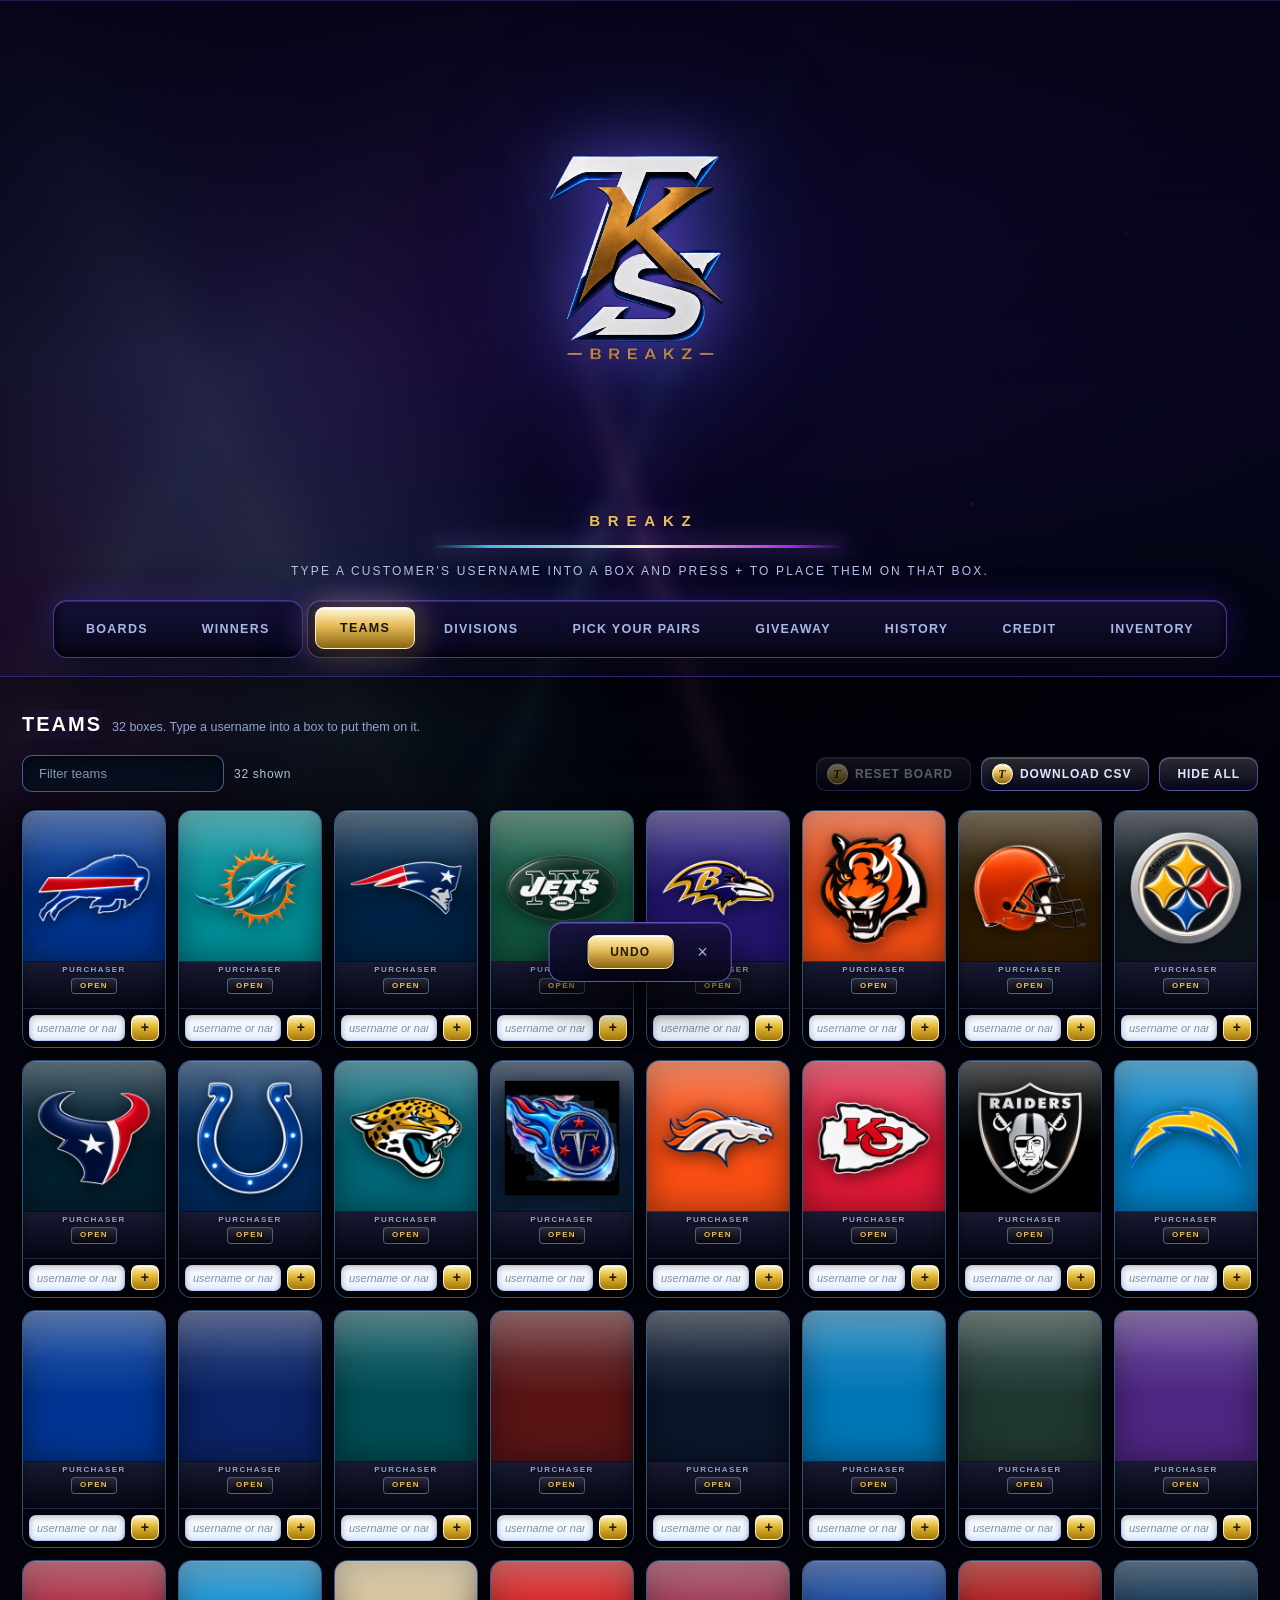
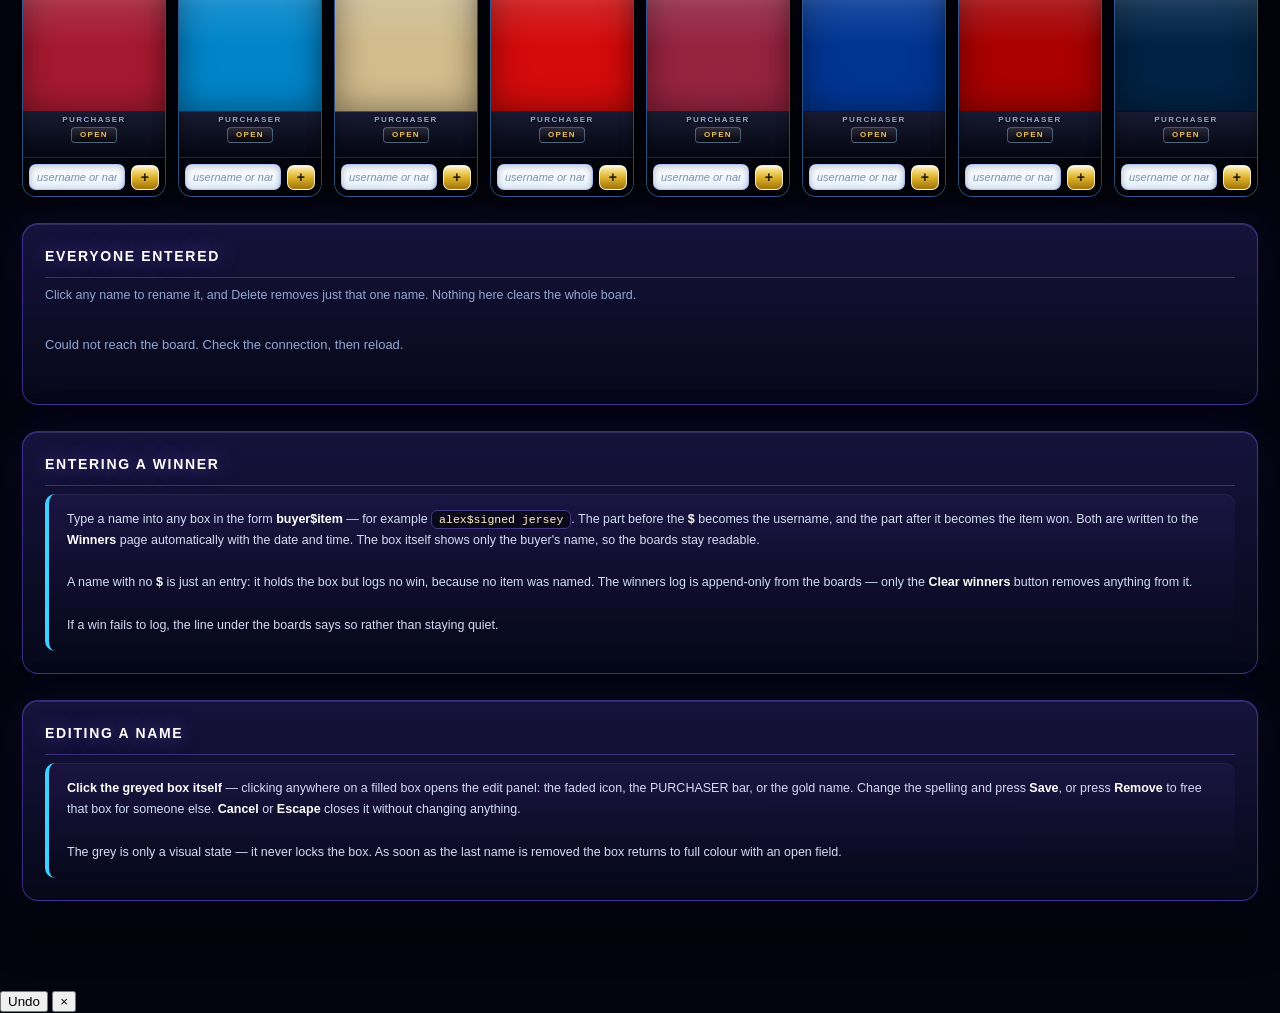
<file: index.html>
<!DOCTYPE html>
<html lang="en">
<head>
<meta charset="utf-8">
<meta name="viewport" content="width=device-width, initial-scale=1">
<title>TKS Breakz — Boards and Winners</title>
<link rel="icon" href="favicon.svg" type="image/svg+xml">
<script>
/* THE STYLESHEETS, LOADED IN ORDER. casino.css is the whole theme;
   divisions.css restyles the Divisions board into cards and nothing
   else. A plain <link> starts downloading at once.

   THE ?v= NUMBER MUST GO UP EVERY TIME A FILE BELOW CHANGES.

   These were plain filenames, so when the CSS changed the browser kept
   serving the copy already in its cache - and so did GitHub's CDN.
   Uploading a new neon.css changed nothing, because the URL had not.
   ?v= makes each one a different URL, so a changed file is a new
   download everywhere.

   BUMPED to 29: neon.css carries the INVENTORY ROW and SELECTION
   PANEL styles, and app.js carries the editable stock rows - one line
   per item, with its cost and count as boxes on the row and its own
   + / - / Delete buttons.

   ONLY THESE TWO ARE BUMPED. teams.js, boards.js, sb-client.js,
   winners.js, casino.css and divisions.css have NOT changed, so they
   stay on 28 and keep serving the copy the CDN already holds. Asking
   for four unchanged scripts at once at brand-new URLs is what emptied
   the board tabs once already - do not do it again. The cards
   were being built with no CSS at all, so an item showed as loose text
   instead of a selectable tile.

   app.js now carries: the HISTORY tab (every board reset is written down
   before it clears, and History lists each one); the GIVEAWAY wheel with
   the TKS mark in the hub, a side arrow whose point marks the winner,
   labels that never cross the middle, and a livelier spin.

   neon.css carries the hub-mark styling and the spin glow. */
(function () {
  var files = ["casino.css?v=28", "divisions.css?v=28", "neon.css?v=29"];
  for (var i = 0; i < files.length; i++) {
    var link = document.createElement("link");
    link.rel = "stylesheet";
    link.href = files[i];
    document.head.appendChild(link);
  }
})();
</script>
<style>
  /* the run banner on the winners page */
  .runbar{
    display:flex; flex-wrap:wrap; gap:10px 14px; align-items:center;
    padding:13px 16px; margin:0 0 18px;
    background:linear-gradient(180deg, rgba(8,28,52,.85), rgba(3,12,24,.7));
    border:1px solid rgba(201,162,39,.45); border-radius:12px;
    box-shadow:inset 0 1px 0 rgba(255,255,255,.08);
  }
  .runbar .lbl{
    font-size:10.5px; font-weight:900; letter-spacing:.12em;
    text-transform:uppercase; color:#f0d67a;
  }
  .runbar .when{font-size:13px; font-weight:800; color:#eaf3ff}
  .runbar .spacer{flex:1 1 auto}
  #newRun{
    font-family:inherit; font-size:11px; font-weight:900;
    letter-spacing:.09em; text-transform:uppercase; cursor:pointer;
    padding:9px 18px; border-radius:9px;
    color:#221803; border:1px solid #ffeeae;
    background:linear-gradient(180deg, #fff8dc, #f2d264 42%, #b6880f 100%);
    box-shadow:0 3px 10px rgba(0,0,0,.5), inset 0 1px 0 rgba(255,255,255,.85);
  }
  #newRun:hover{filter:brightness(1.08)}
  #newRun:disabled{opacity:.5; cursor:not-allowed}

  .note.warn{border-left-color:#ff9b9e; color:#ffd3d5}
</style>
</head>
<body>

<header>
  <a class="brand" href="./" aria-label="TKS Breakz home">
    <img src="logo.png" alt="TKS Breakz">
  </a>
  <h1>Breakz</h1>
  <p>Type a customer's username into a box and press + to place them on that box.</p>

  <div class="segment" id="pages" role="tablist" aria-label="Choose a page">
    <button type="button" id="pageBoardsBtn" role="tab" aria-selected="true">Boards</button>
    <button type="button" id="pageWinnersBtn" role="tab" aria-selected="false">Winners</button>
  </div>

  <div class="segment" id="tabs" role="tablist" aria-label="Choose a board"></div>
</header>

<!-- ============================ THE BOARDS PAGE ============================ -->
<div class="wrap" id="boardsPage">

  <div id="bootReport" style="display:none;background:#3a1d1d;border:1px solid #ff6b6b;border-radius:9px;padding:14px 16px;margin-bottom:16px;color:#ffd4d4;font-family:monospace;font-size:12.5px;white-space:pre-wrap"></div>

  <div class="boardhead">
    <h2 id="boardTitle">Teams</h2>
    <span id="boardSub"></span>
  </div>

  <div class="toolbar">
    <div class="left">
      <input id="filter" type="text" placeholder="Filter…" aria-label="Filter">
      <span class="count" id="count"></span>
    </div>
    <div class="left">
      <button class="ghost" id="resetBoard" type="button">Reset board</button>
      <button class="ghost" id="exportCsv" type="button">Download CSV</button>
      <button class="ghost" id="clearAll" type="button">Hide all</button>
    </div>
  </div>

  <div id="boards"></div>

  <div class="panel">
    <h2>Everyone entered <span class="count" id="entryCount"></span></h2>
    <p class="sub">Click any name to rename it, and Delete removes just that one name. Nothing here clears the whole board.</p>
    <div id="entries"></div>
    <p class="ok" id="saved"></p>
  </div>

  <div class="panel">
    <h2>Entering a winner</h2>
    <div class="note">
      Type a name into any box in the form <strong>buyer$item</strong> — for example
      <code>alex$signed jersey</code>. The part before the <strong>$</strong> becomes the username,
      and the part after it becomes the item won. Both are written to the
      <strong>Winners</strong> page automatically with the date and time. The box itself shows only the
      buyer's name, so the boards stay readable.<br><br>
      A name with no <strong>$</strong> is just an entry: it holds the box but logs no win, because no
      item was named. The winners log is append-only from the boards — only the
      <strong>Clear winners</strong> button removes anything from it.<br><br>
      If a win fails to log, the line under the boards says so rather than staying quiet.
    </div>
  </div>

  <div class="panel">
    <h2>Editing a name</h2>
    <div class="note">
      <strong>Click the greyed box itself</strong> — clicking anywhere on a filled box opens the edit panel:
      the faded icon, the PURCHASER bar, or the gold name. Change the spelling and press <strong>Save</strong>,
      or press <strong>Remove</strong> to free that box for someone else. <strong>Cancel</strong> or
      <strong>Escape</strong> closes it without changing anything.<br><br>
      The grey is only a visual state — it never locks the box. As soon as the last name is removed the box
      returns to full colour with an open field.
    </div>
  </div>

</div>

<!-- ============================ THE WINNERS PAGE ============================ -->
<div class="wrap" id="winnersPage" style="display:none">

  <div class="boardhead">
    <h2>Winners</h2>
    <span id="winnerCount"></span>
  </div>

  <!-- THE CURRENT RUN. Starting a new run moves one timestamp and
       deletes nothing, so the all-time board on the customer page
       keeps counting right through it. -->
  <div class="runbar">
    <span class="lbl">Current run began</span>
    <span class="when" id="runBegan">-</span>
    <span class="spacer"></span>
    <button type="button" id="newRun" title="Start a fresh run. No wins are deleted and the all-time board is untouched.">Start new run</button>
  </div>

  <div class="toolbar">
    <div class="left">
      <span class="sub" style="color:#a9c3dc;font-size:12.5px">
        Every item won, logged automatically when a box is filled as buyer$item.
        Type a tracking number straight onto the winner's line.
      </span>
    </div>
    <div class="left">
      <button class="ghost" id="winnerRefresh" type="button">Refresh</button>
      <button class="ghost" id="winnerCsv" type="button">Download winners</button>
      <button class="ghost" id="winnerClear" type="button">Clear winners</button>
    </div>
  </div>

  <div class="panel">
    <h2>Items won</h2>
    <div id="winners"></div>
  </div>

  <div class="panel">
    <h2>How this page fills up</h2>
    <div class="note">
      <strong>Items won</strong> is filled automatically: every time a name is placed on a board as
      <strong>buyer$item</strong>, a line appears with the date, the time, the username and the item.<br><br>
      <strong>Tracking numbers</strong> are typed into the small box on each winner's own line — no
      separate list. Type the number and it saves as soon as you click away or press Enter.<br><br>
      <strong>Start new run</strong> moves the run marker to now. The customer page's
      <strong>Current Run</strong> board goes back to zero, while <strong>All-Time Leaders</strong> keeps
      every win ever recorded. Nothing is deleted either way.<br><br>
      Nothing on the boards can remove a line from this list — not Reset board, not Hide all, not removing
      or renaming a name. Only <strong>Clear winners</strong> empties it.
    </div>
  </div>

  <div class="panel">
    <h2>The customer ledger</h2>
    <div class="note warn">
      This page is the shared ledger. Everything written here also appears, live, on the customer page:
      <strong>ledger.html</strong> — send customers that address and nothing else.<br><br>
      Customers see two leaderboards there, the Current Run board and the All-Time board, plus a list of
      every winner with a search box. That page is read-only by the database's own rules: it holds no
      sign-in and cannot write, change or delete a single row, whoever is using it.<br><br>
      <strong>This page has no sign-in either.</strong> Every button on it works for whoever opens it,
      including <strong>Clear winners</strong>. Keep the address to yourself, and use
      <strong>Download winners</strong> after each break so you always hold a copy nothing can touch.<br><br>
      Because the ledger is open to anyone with the link, <strong>do not put anything private on a winner's
      line</strong>. The username, the item and the tracking number are all visible to anyone who opens
      that page.
    </div>
  </div>

</div>

<div id="undobar">
  <span id="undotext"></span>
  <button id="undobtn" type="button">Undo</button>
  <button id="undoclose" type="button" aria-label="Dismiss">&times;</button>
</div>

<div id="winnerUndoBar">
  <span id="winnerUndoText"></span>
  <button id="winnerUndoBtn" type="button">Undo</button>
  <button id="winnerUndoClose" type="button" aria-label="Dismiss">&times;</button>
</div>

<!-- ORDER MATTERS: teams.js defines TEAMS, boards.js builds BOARDS from it,
     sb-client.js holds the shared connection, winners.js logs the wins,
     app.js draws it all. -->
<!-- A VERSION ON EVERY SCRIPT.

     These were plain filenames, so when the code changed the browser kept
     serving the copy already in its cache - and so did GitHub's CDN.
     Uploading a new app.js changed nothing, because the URL had not.

     ?v= makes each one a different URL, so a changed file is a new
     download everywhere. BUMP THIS NUMBER WHENEVER A SCRIPT CHANGES.

     BUMPED to 29 so app.js and neon.css are refetched, and nothing
     else is. -->
<script src="teams.js?v=28"></script>
<script src="boards.js?v=28"></script>
<script src="sb-client.js?v=28"></script>
<script src="winners.js?v=28"></script>
<script src="app.js?v=29"></script>

<script>
(function () {
  function show(which) {
    var boards = document.getElementById("boardsPage");
    var wins = document.getElementById("winnersPage");
    var bBtn = document.getElementById("pageBoardsBtn");
    var wBtn = document.getElementById("pageWinnersBtn");
    if (!boards || !wins) return;

    var onWinners = which === "winners";
    boards.style.display = onWinners ? "none" : "";
    wins.style.display = onWinners ? "" : "none";
    if (bBtn) bBtn.className = onWinners ? "" : "on";
    if (wBtn) wBtn.className = onWinners ? "on" : "";
    if (bBtn) bBtn.setAttribute("aria-selected", onWinners ? "false" : "true");
    if (wBtn) wBtn.setAttribute("aria-selected", onWinners ? "true" : "false");

    if (typeof renderWinners === "function") renderWinners();
    if (typeof paintRun === "function") paintRun();
  }

  window.showPage = show;

  var b = document.getElementById("pageBoardsBtn");
  var w = document.getElementById("pageWinnersBtn");
  if (b) b.addEventListener("click", function () { show("boards"); });
  if (w) w.addEventListener("click", function () { show("winners"); });
})();

(function () {
  function boot() {
    if (typeof initWinners === "function") initWinners();
  }
  if (document.readyState === "loading") {
    document.addEventListener("DOMContentLoaded", boot);
  } else {
    boot();
  }
})();

(function () {
  window.addEventListener("error", function (e) {
    var box = document.getElementById("bootReport");
    if (!box) return;
    box.style.display = "block";
    box.textContent += "Error: " + (e.message || "?") + "\n  at " +
      (e.filename || "?") + " line " + (e.lineno || "?") + "\n";
  });
})();
</script>
</body>
</html>
</file>
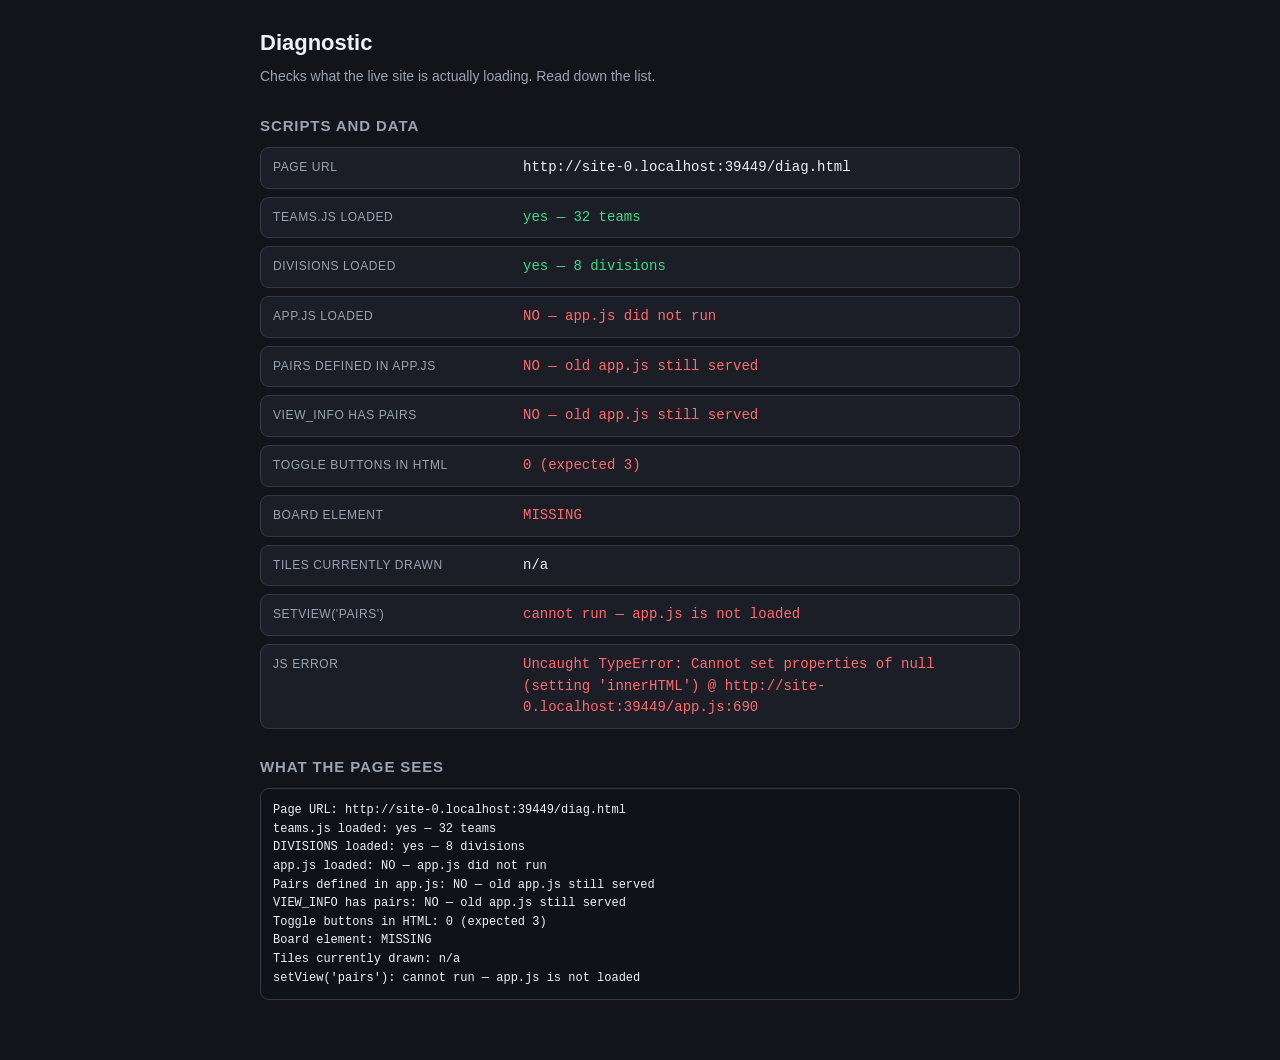
<file: diag.html>
<!DOCTYPE html>
<html lang="en">
<head>
<meta charset="utf-8">
<meta name="viewport" content="width=device-width, initial-scale=1">
<title>Diagnostic — Memorabilia Breaks</title>
<style>
  body{margin:0; background:#12141a; color:#eef1f7; line-height:1.55;
    font-family:-apple-system,BlinkMacSystemFont,"Segoe UI",Roboto,Helvetica,Arial,sans-serif}
  .wrap{max-width:760px; margin:0 auto; padding:26px 20px 60px}
  h1{font-size:22px; margin:0 0 6px}
  p.lead{color:#9aa3b4; font-size:14px; margin:0 0 20px}
  .row{display:flex; gap:10px; align-items:baseline; padding:9px 12px;
    border:1px solid #333949; border-radius:9px; margin-bottom:8px; background:#1b1e26}
  .k{flex:0 0 240px; color:#9aa3b4; font-size:12px; text-transform:uppercase; letter-spacing:.05em}
  .v{font-size:14px; font-family:ui-monospace,Menlo,Consolas,monospace; word-break:break-word}
  .ok{color:#3ddc84}
  .bad{color:#ff6b6b}
  h2{font-size:15px; margin:26px 0 10px; color:#9aa3b4; text-transform:uppercase; letter-spacing:.06em}
  #log{background:#0f1218; border:1px solid #333949; border-radius:9px; padding:12px;
    font-family:ui-monospace,Menlo,Consolas,monospace; font-size:12px; white-space:pre-wrap; min-height:60px}
</style>
</head>
<body>
<div class="wrap">
  <h1>Diagnostic</h1>
  <p class="lead">Checks what the live site is actually loading. Read down the list.</p>

  <h2>Scripts and data</h2>
  <div id="checks"></div>

  <h2>What the page sees</h2>
  <div id="log">running…</div>
</div>

<script>
  const out = [];
  const checks = document.getElementById("checks");

  function line(label, value, good) {
    const row = document.createElement("div");
    row.className = "row";
    const k = document.createElement("div");
    k.className = "k";
    k.textContent = label;
    const v = document.createElement("div");
    v.className = "v " + (good === true ? "ok" : good === false ? "bad" : "");
    v.textContent = value;
    row.appendChild(k);
    row.appendChild(v);
    checks.appendChild(row);
    out.push(label + ": " + value);
  }

  window.addEventListener("error", function (e) {
    line("JS error", (e.message || "unknown") + " @ " + (e.filename || "?") + ":" + (e.lineno || "?"), false);
  });

  document.addEventListener("DOMContentLoaded", function () {
    line("Page URL", location.href);

    line("teams.js loaded", typeof TEAMS !== "undefined" ? "yes — " + TEAMS.length + " teams" : "NO",
         typeof TEAMS !== "undefined");
    line("DIVISIONS loaded", typeof DIVISIONS !== "undefined" ? "yes — " + DIVISIONS.length + " divisions" : "NO",
         typeof DIVISIONS !== "undefined");

    line("app.js loaded", typeof setView === "function" ? "yes" : "NO — app.js did not run",
         typeof setView === "function");

    line("Pairs defined in app.js",
         typeof PAIR_TARGETS !== "undefined" ? "yes — " + PAIR_TARGETS.length + " pairs" : "NO — old app.js still served",
         typeof PAIR_TARGETS !== "undefined");

    line("VIEW_INFO has pairs",
         typeof VIEW_INFO !== "undefined" && VIEW_INFO.pairs ? "yes" : "NO — old app.js still served",
         typeof VIEW_INFO !== "undefined" && !!VIEW_INFO.pairs);

    const btns = document.querySelectorAll("[data-view-btn]");
    line("Toggle buttons in HTML", btns.length + (btns.length === 3 ? " — teams, divisions, pairs" : " (expected 3)"),
         btns.length === 3);

    const board = document.getElementById("board");
    line("Board element", board ? "found" : "MISSING", !!board);
    line("Tiles currently drawn", board ? board.querySelectorAll(".tile").length : "n/a",
         board && board.querySelectorAll(".tile").length > 0);

    if (typeof setView === "function") {
      try {
        setView("pairs");
        line("After switching to Pairs",
             document.querySelectorAll("#board .tile").length + " tiles, board class \"" +
             document.getElementById("board").className + "\"",
             document.querySelectorAll("#board .tile").length === 16);
        line("First pair tile",
             (document.querySelector("#board .tile .name") || {}).textContent || "none");
      } catch (err) {
        line("setView('pairs') threw", err.message, false);
      }
    } else {
      line("setView('pairs')", "cannot run — app.js is not loaded", false);
    }

    document.getElementById("log").textContent = out.join("\n");
  });
</script>

<script src="teams.js"></script>
<script src="app.js"></script>
</body>
</html>
</file>
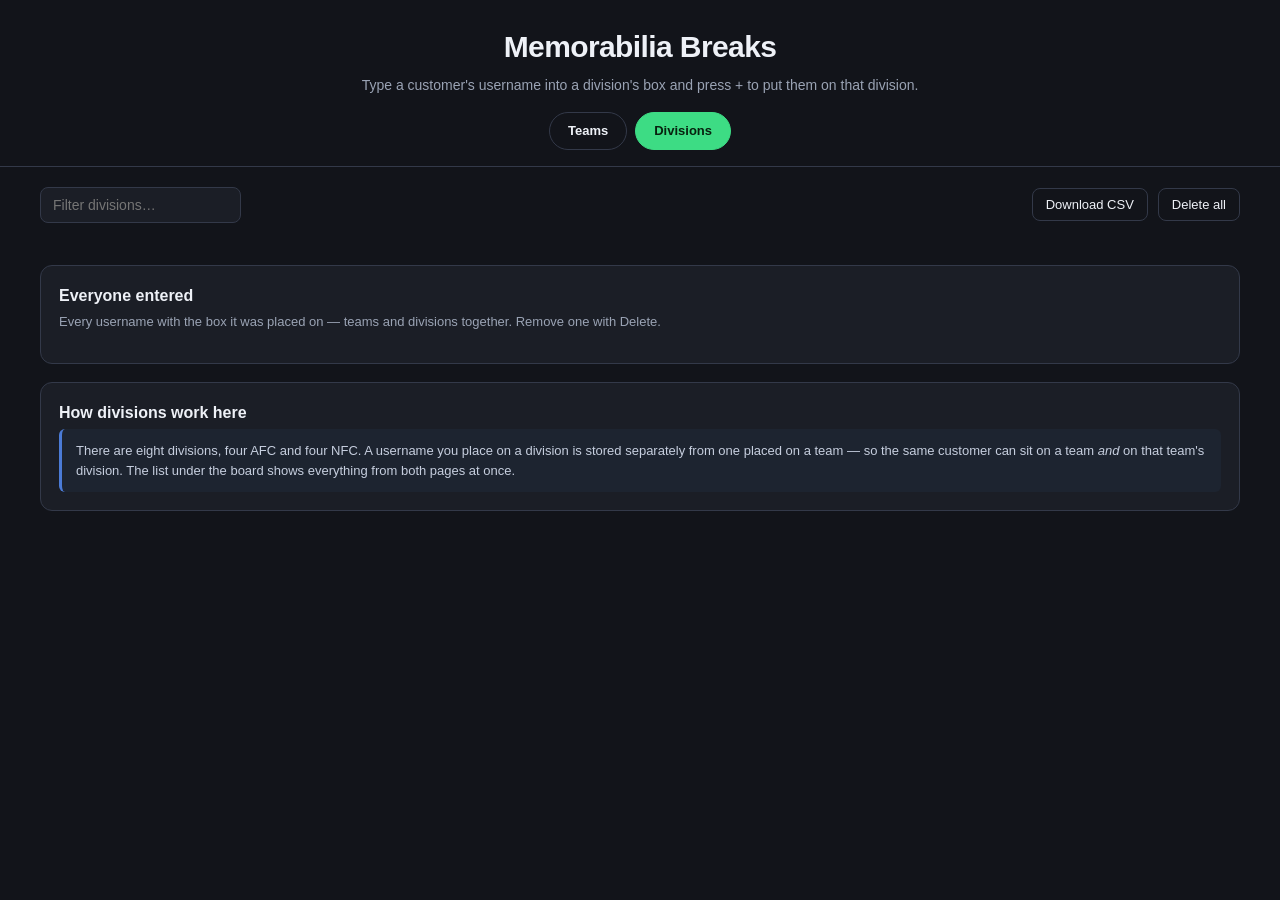
<file: divisions.html>
<!DOCTYPE html>
<html lang="en">
<head>
<meta charset="utf-8">
<meta name="viewport" content="width=device-width, initial-scale=1">
<title>Divisions — Memorabilia Breaks</title>
<style>
  :root{
    --bg:#12141a; --panel:#1b1e26; --line:#333949;
    --ink:#eef1f7; --muted:#9aa3b4; --accent:#3ddc84; --danger:#ff6b6b;
  }
  *{box-sizing:border-box}
  body{margin:0; background:var(--bg); color:var(--ink);
    font-family:-apple-system,BlinkMacSystemFont,"Segoe UI",Roboto,Helvetica,Arial,sans-serif; line-height:1.5}
  header{padding:24px 20px 16px; text-align:center; border-bottom:1px solid var(--line)}
  header h1{margin:0 0 6px; font-size:clamp(20px,3.4vw,30px); letter-spacing:-.02em}
  header p{margin:0; color:var(--muted); font-size:14px}

  nav.tabs{display:flex; justify-content:center; gap:8px; margin:16px 0 0; flex-wrap:wrap}
  nav.tabs a{
    text-decoration:none; color:var(--ink); border:1px solid var(--line);
    border-radius:99px; padding:8px 18px; font-size:13px; font-weight:600;
  }
  nav.tabs a:hover{border-color:#5a6480}
  nav.tabs a.on{background:var(--accent); color:#08210f; border-color:var(--accent)}

  .wrap{max-width:1240px; margin:0 auto; padding:20px 20px 60px}
  .toolbar{display:flex; flex-wrap:wrap; gap:10px; align-items:center; justify-content:space-between; margin:0 0 18px}
  .toolbar .left{display:flex; flex-wrap:wrap; gap:10px; align-items:center}
  .toolbar input{background:var(--panel); border:1px solid var(--line); color:var(--ink);
    border-radius:8px; padding:9px 12px; font-size:14px; min-width:200px}
  .toolbar .count{color:var(--muted); font-size:13px}
  button.ghost{background:transparent; color:var(--ink); border:1px solid var(--line);
    border-radius:8px; padding:8px 13px; font-size:13px; cursor:pointer}
  button.ghost:hover{border-color:#5a6480}

  /* 8 divisions -> 4 across */
  .board{display:grid; grid-template-columns:repeat(4,1fr); gap:14px; margin-bottom:24px}
  @media(max-width:760px){ .board{grid-template-columns:repeat(2,1fr)} }
  @media(max-width:440px){ .board{grid-template-columns:1fr} }

  .tile{position:relative; border:1px solid var(--line); border-radius:10px; overflow:hidden;
    background:var(--panel); display:flex; flex-direction:column}
  .tile .eb{display:grid; place-items:center; padding:18px 8px}
  .tile .eb span{font-size:clamp(18px,2.6vw,30px); font-weight:800; letter-spacing:.03em; color:#fff;
    text-shadow:0 1px 3px rgba(0,0,0,.45)}
  .tile .name{display:block; padding:5px 6px; font-size:11px; font-weight:700; letter-spacing:.04em;
    text-transform:uppercase; color:#0d0f14; white-space:nowrap; overflow:hidden;
    text-overflow:ellipsis; text-align:center}
  .tile .roster{display:flex; flex-wrap:wrap; gap:4px; padding:6px 8px; min-height:34px; background:rgba(0,0,0,.3); flex:1}
  .chip{background:rgba(255,255,255,.16); border-radius:99px; padding:2px 8px; font-size:10px;
    font-weight:600; max-width:100%; overflow:hidden; text-overflow:ellipsis; white-space:nowrap}
  .tile .badge{position:absolute; top:6px; right:6px; background:var(--accent); color:#08210f;
    font-size:11px; font-weight:700; padding:1px 7px; border-radius:99px; z-index:2}
  .addbar{display:flex; gap:6px; padding:6px; background:rgba(0,0,0,.38)}
  .addbar input{flex:1; min-width:0; background:#0f1218; border:1px solid var(--line); color:var(--ink);
    border-radius:6px; padding:6px 8px; font-size:12px; font-family:inherit}
  .addbar input::placeholder{color:#6c7688}
  .addbar button{background:var(--accent); color:#08210f; border:0; border-radius:6px;
    padding:0 12px; font-size:15px; font-weight:800; cursor:pointer; line-height:1}
  .addbar button:hover{filter:brightness(1.08)}

  .panel{background:var(--panel); border:1px solid var(--line); border-radius:12px; padding:18px; margin-bottom:18px}
  .panel h2{margin:0 0 4px; font-size:16px}
  .panel .sub{margin:0 0 14px; color:var(--muted); font-size:13px}
  table{width:100%; border-collapse:collapse; font-size:13px}
  th,td{text-align:left; padding:8px 10px; border-bottom:1px solid var(--line)}
  th{color:var(--muted); font-weight:600; font-size:11px; text-transform:uppercase; letter-spacing:.05em}
  .empty{color:var(--muted); font-size:13px; padding:12px 0}
  .del{background:transparent; border:1px solid var(--line); color:var(--danger);
    border-radius:6px; padding:3px 9px; font-size:12px; cursor:pointer}
  .del:hover{border-color:var(--danger)}
  .note{background:#1d2430; border-left:3px solid #4b7bd6; border-radius:6px;
    padding:12px 14px; font-size:13px; color:#c6cede}
  .note code{background:#12161f; padding:1px 5px; border-radius:4px; font-size:12px}
  .ok{color:var(--accent); font-size:12px}
</style>
</head>
<body>

<header>
  <h1>Memorabilia Breaks</h1>
  <p>Type a customer's username into a division's box and press + to put them on that division.</p>
  <nav class="tabs">
    <a href="index.html">Teams</a>
    <a href="divisions.html" class="on">Divisions</a>
  </nav>
</header>

<div class="wrap">

  <div class="toolbar">
    <div class="left">
      <input id="filter" type="text" placeholder="Filter divisions…" aria-label="Filter divisions">
      <span class="count" id="count"></span>
    </div>
    <div class="left">
      <button class="ghost" id="exportCsv" type="button">Download CSV</button>
      <button class="ghost" id="clearAll" type="button">Delete all</button>
    </div>
  </div>

  <div class="board" id="board" role="group" aria-label="NFL division board"></div>

  <div class="panel">
    <h2>Everyone entered <span class="count" id="entryCount"></span></h2>
    <p class="sub">Every username with the box it was placed on — teams and divisions together. Remove one with Delete.</p>
    <div id="entries"></div>
    <p class="ok" id="saved"></p>
  </div>

  <div class="panel">
    <h2>How divisions work here</h2>
    <div class="note">
      There are eight divisions, four AFC and four NFC. A username you place on a division is stored
      separately from one placed on a team — so the same customer can sit on a team <em>and</em> on that
      team's division. The list under the board shows everything from both pages at once.
    </div>
  </div>

</div>

<script src="teams.js"></script>
<script src="shared.js"></script>
<script>
  window.PAGE_TARGETS = DIVISION_LIST.map(function (d) {
    return { id: d.name, abbr: d.abbr, name: d.name, colors: d.colors };
  });
</script>
<script src="app.js"></script>
</body>
</html>
</file>
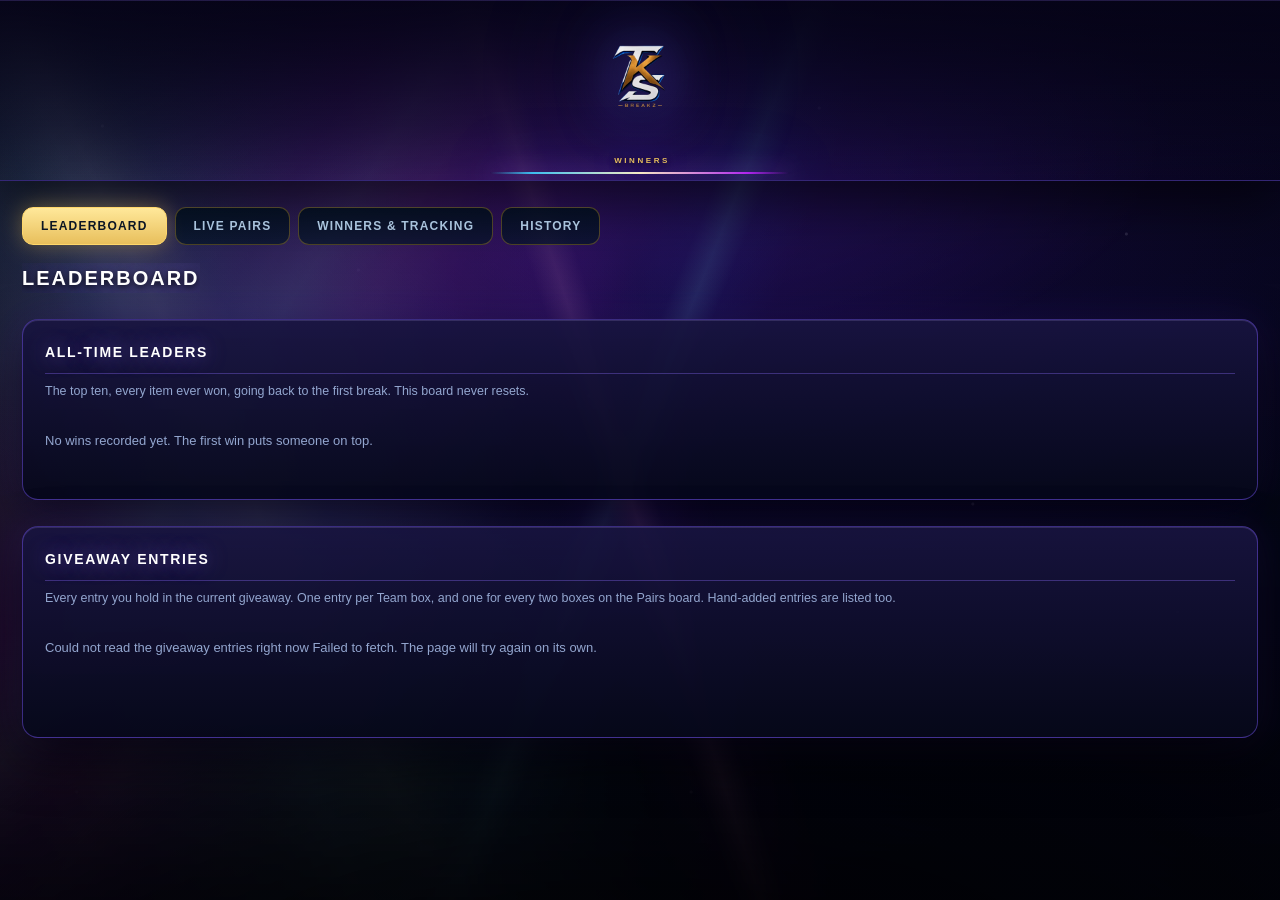
<file: ledger.html>
<!DOCTYPE html>
<html lang="en">
<head>
<meta charset="utf-8">
<meta name="viewport" content="width=device-width, initial-scale=1">
<title>TKS Break - Winners</title>
<link rel="icon" href="favicon.svg" type="image/svg+xml">
<style>
  @import url("casino.css");
  .live{display:inline-flex; align-items:center; gap:7px;
    font-size:11px; font-weight:800; letter-spacing:.12em;
    text-transform:uppercase; color:#7fe0a0}
  .live::before{content:""; width:8px; height:8px; border-radius:50%;
    background:#7fe0a0; box-shadow:0 0 10px rgba(127,224,160,.9);
    animation:pulse 2s ease-in-out infinite}
  .live.off{color:#8ea9c4}
  .live.off::before{background:#8ea9c4; box-shadow:none; animation:none}
  @keyframes pulse{0%,100%{opacity:1}50%{opacity:.35}}
  /* ---------- THE TAB BAR ---------- */
  .ledgertabs{display:flex; flex-wrap:wrap; gap:8px; margin:0 0 18px}
  .ledgertabs button{
    font-family:inherit; font-size:12px; font-weight:900;
    letter-spacing:.1em; text-transform:uppercase; cursor:pointer;
    padding:11px 18px; border-radius:11px; color:#a9c3dc;
    background:linear-gradient(180deg, rgba(2,14,28,.9), rgba(4,20,38,.7));
    border:1px solid rgba(201,162,39,.35)}
  .ledgertabs button:hover{color:#eaf3ff; border-color:rgba(201,162,39,.7)}
  .ledgertabs button.on{
    color:#0b1524; border-color:#ffd76a;
    background:linear-gradient(180deg,#ffe89a,#e8bf5c);
    box-shadow:0 0 22px rgba(255,206,80,.35)}
  .ledgerpage{display:none}
  .ledgerpage.on{display:block}

  /* ---------- LIVE PAIRS ----------

     THE SAME SHAPE AS THE BOARD ON THE STAFF SIDE, read-only.

     A tile is a coloured PLATE carrying the pair's logo, with the
     purchaser band underneath - the same parts the staff board builds,
     under the same names (.tile / .eb / .teamlogo / .buyer / .buyname),
     so the two pages read alike.

     A TAKEN BOX GREYS OUT, logo and all - the .taken class is the same
     one the staff board applies. An OPEN box keeps full colour, so the
     colour is what tells a customer at a glance what is still free. */
  .board-small{display:grid; gap:12px;
    grid-template-columns:repeat(auto-fill, minmax(190px, 1fr))}
  .board-small .tile{
    display:flex; flex-direction:column; overflow:hidden;
    border-radius:14px; border:1px solid rgba(201,162,39,.42);
    background:linear-gradient(180deg,
      rgba(30,24,74,.95) 0%, rgba(14,16,48,.94) 44%,
      rgba(6,8,26,.95) 78%, rgba(4,6,20,.96) 100%);
    box-shadow:0 12px 30px rgba(0,0,0,.55)}

  .board-small .tile .eb{
    position:relative; width:100%; min-height:132px; padding:8px 14px;
    display:flex; align-items:center; justify-content:center;
    overflow:hidden; border-bottom:1px solid rgba(0,0,0,.55)}
  .board-small .tile .eb::after{
    content:""; position:absolute; inset:0; pointer-events:none;
    background:linear-gradient(180deg,
      rgba(255,255,255,.30) 0%, rgba(255,255,255,.06) 34%, transparent 56%)}
  .board-small .tile .eb .teamlogo{
    display:block; margin:0 auto;
    width:100%; height:auto;
    max-width:100%; max-height:118px;
    object-fit:contain; object-position:center}

  .board-small .tile .buyer{
    display:flex; flex-direction:column; gap:3px;
    padding:10px 12px 12px;
    border-top:1px solid rgba(120,160,255,.14)}
  .board-small .tile .buylbl{
    font-size:9.5px; font-weight:900; letter-spacing:.16em;
    text-transform:uppercase; color:#7f98b0}
  .board-small .tile .buyname{
    font-size:13.5px; font-weight:800; color:#eaf3ff;
    overflow-wrap:anywhere}
  .board-small .tile .buyname.buyopen{
    color:#8ea9c4; font-weight:700}

  /* a taken box greys out - identical rule to the staff board */
  .board-small .tile.taken{
    background:linear-gradient(180deg, rgba(32,34,54,.9), rgba(12,14,26,.94));
    border-color:rgba(110,120,170,.3)}
  .board-small .tile.taken .buyname{color:#ffd75e;
    text-shadow:0 0 22px rgba(255,205,90,.6), 0 2px 6px rgba(0,0,0,.98)}
  .board-small .tile.taken .teamlogo{opacity:.9}

  /* ---------- HISTORY ---------- */
  .histrow{
    padding:14px 16px; margin:0 0 10px; border-radius:12px;
    border:1px solid rgba(201,162,39,.28);
    background:linear-gradient(180deg, rgba(3,16,30,.88), rgba(4,20,38,.7))}
  .histrow .histtop{display:flex; flex-wrap:wrap; gap:10px;
    align-items:baseline; margin-bottom:9px}
  .histrow .histboard{font-size:12.5px; font-weight:900; letter-spacing:.08em;
    text-transform:uppercase; color:#ffd75e}
  .histrow .histwhen{font-size:12px; color:#8ea9c4}
  .histrow .histn{font-size:12px; color:#a9c3dc; font-weight:800}
  .histrow .histnames{display:flex; flex-wrap:wrap; gap:7px}
  .histrow .histname{
    font-size:12px; padding:4px 10px; border-radius:7px;
    background:rgba(4,20,34,.85); border:1px solid rgba(201,162,39,.4);
    color:#eaf3ff}
  .histrow .histname b{color:#ffd75e; font-weight:800}

  .who{color:#ffd75e; font-weight:900;
    text-shadow:0 0 16px rgba(255,206,80,.45), 0 2px 4px rgba(0,0,0,.9)}
  .trk b{display:inline-block; padding:4px 11px; border-radius:7px;
    background:rgba(4,20,34,.85); border:1px solid rgba(201,162,39,.5);
    color:#ffe9a8; font-size:12.5px; letter-spacing:.03em}
  .trk span{color:#8ea9c4; font-size:12px}
  .findbar{display:flex; flex-wrap:wrap; gap:10px; align-items:center; margin:0 0 6px}
  .findbar input{
    flex:1 1 240px; min-width:0; max-width:400px; font-family:inherit;
    background:linear-gradient(180deg, rgba(2,12,24,.85), rgba(4,18,34,.7));
    border:1px solid rgba(201,162,39,.55); color:#eaf3ff;
    border-radius:11px; padding:12px 16px; font-size:14px;
    box-shadow:inset 0 2px 8px rgba(0,0,0,.6)}
  .findbar input::placeholder{color:#7f98b0}
  .findbar input:focus{
    outline:none; border-color:#ffd76a;
    box-shadow:0 0 0 3px rgba(255,215,106,.22), inset 0 2px 8px rgba(0,0,0,.6)}
  .findbar .ghost{flex:0 0 auto}
  .findmsg{margin:0 0 14px; font-size:12px; font-weight:800;
    letter-spacing:.1em; text-transform:uppercase; color:#ffd75e; min-height:16px}
  .findmsg.none{color:#a9c3dc}
  .runstart{margin:-8px 0 16px; font-size:11px; font-weight:800;
    letter-spacing:.12em; text-transform:uppercase; color:#8ea9c4}
  .runstart b{color:#ffd75e}
  .podium{display:grid; grid-template-columns:repeat(3,minmax(0,1fr));
    gap:14px; align-items:end; margin:0 0 22px}
  .podiumCard{position:relative; text-align:center;
    padding:22px 12px 18px; border-radius:16px;
    background:linear-gradient(180deg, rgba(24,62,106,.92), rgba(6,18,34,.86));
    border:1px solid rgba(150,205,245,.35);
    box-shadow:0 14px 34px rgba(0,0,0,.6), inset 0 1px 0 rgba(255,255,255,.14);
    overflow:hidden; transition:transform .2s ease, box-shadow .2s ease}
  .podiumCard::before{content:""; position:absolute; inset:0; pointer-events:none;
    background:radial-gradient(ellipse 80% 55% at 50% 0%, rgba(255,215,110,.22), transparent 70%)}
  .podiumCard:hover{transform:translateY(-3px)}
  .podiumCard.p1{padding-top:34px; padding-bottom:26px;
    border-color:rgba(255,215,106,.85);
    background:linear-gradient(180deg, rgba(58,44,10,.95), rgba(14,26,44,.9));
    animation:crown 3.4s ease-in-out infinite}
  .podiumCard.p1::before{
    background:radial-gradient(ellipse 85% 60% at 50% 0%, rgba(255,215,110,.42), transparent 72%)}
  @keyframes crown{
    0%,100%{box-shadow:0 0 0 1px rgba(255,215,106,.35),0 18px 44px rgba(0,0,0,.66),0 0 46px rgba(255,206,80,.42),inset 0 1px 0 rgba(255,255,255,.2)}
    50%{box-shadow:0 0 0 1px rgba(255,215,106,.6),0 18px 48px rgba(0,0,0,.7),0 0 74px rgba(255,215,110,.66),inset 0 1px 0 rgba(255,255,255,.28)}}
  .podiumCard.p2{border-color:rgba(214,226,238,.7);
    background:linear-gradient(180deg, rgba(52,62,76,.92), rgba(10,20,34,.86))}
  .podiumCard.p3{border-color:rgba(206,140,86,.68);
    background:linear-gradient(180deg, rgba(62,42,26,.92), rgba(12,20,32,.86))}
  .podMedal{font-size:30px; line-height:1; margin-bottom:10px;
    filter:drop-shadow(0 3px 10px rgba(0,0,0,.7))}
  .podiumCard.p1 .podMedal{font-size:42px}
  .podRing{width:56px; height:56px; margin:0 auto 10px; border-radius:50%;
    display:grid; place-items:center;
    font-size:19px; font-weight:900; letter-spacing:.04em; color:#221803;
    background:linear-gradient(180deg, #fff8dc, #f2d264 44%, #b6880f);
    border:2px solid rgba(255,248,215,.9);
    box-shadow:0 6px 18px rgba(0,0,0,.6), inset 0 2px 0 rgba(255,255,255,.85)}
  .podiumCard.p1 .podRing{width:70px; height:70px; font-size:24px}
  .podiumCard.p2 .podRing{background:linear-gradient(180deg,#f4f8ff,#c9d6e4 44%,#7d8b9c)}
  .podiumCard.p3 .podRing{background:linear-gradient(180deg,#f7d9bd,#cd8f57 44%,#8a5322)}
  .podWho{font-size:14px; font-weight:900; color:#fff; line-height:1.25;
    overflow-wrap:anywhere; word-break:break-word;
    text-shadow:0 2px 5px rgba(0,0,0,.9)}
  .podiumCard.p1 .podWho{font-size:17px; color:#ffe9a8}
  .podItems{font-size:34px; font-weight:900; line-height:1; margin-top:9px;
    color:#ffd75e;
    text-shadow:0 0 22px rgba(255,206,80,.7), 0 2px 6px rgba(0,0,0,.95)}
  .podiumCard.p1 .podItems{font-size:46px}
  .podiumCard.p2 .podItems,.podiumCard.p3 .podItems{color:#e8f1fa}
  .podLbl{font-size:9px; font-weight:800; letter-spacing:.2em;
    text-transform:uppercase; color:#9fb9d2; margin-top:4px}
  .rankList{display:flex; flex-direction:column; gap:7px}
  .rankRow{display:flex; align-items:center; gap:12px;
    padding:11px 15px; border-radius:11px;
    background:linear-gradient(180deg, rgba(16,44,76,.66), rgba(4,14,28,.6));
    border:1px solid rgba(150,205,245,.22);
    box-shadow:inset 0 1px 0 rgba(255,255,255,.07);
    transition:border-color .16s, transform .16s}
  .rankRow:hover{border-color:rgba(255,215,106,.6); transform:translateX(3px)}
  .rankPos{flex:0 0 auto; min-width:38px;
    font-size:13px; font-weight:900; color:#ffd75e; letter-spacing:.04em}
  .rankWho{flex:1 1 auto; min-width:0; font-size:14px; font-weight:900; color:#fff;
    overflow:hidden; text-overflow:ellipsis; white-space:nowrap}
  .rankTeam{flex:0 0 auto; font-size:11px; color:#8ea9c4;
    max-width:38%; overflow:hidden; text-overflow:ellipsis; white-space:nowrap}
  .rankItems{flex:0 0 auto; min-width:34px; text-align:right;
    font-size:16px; font-weight:900; color:#ffd75e;
    text-shadow:0 0 16px rgba(255,206,80,.5)}
  /* ============================================================
     THE ALL-TIME BOARD - OLYMPIC

     A medal ceremony, not a table. The three cards sit on steps of
     rising height with the winner in the MIDDLE and highest, and the
     rest of the top ten run beneath as plain rungs.

     Gold, silver and bronze are the only colours used here, so the
     board reads as a ceremony from across the room.
     ============================================================ */
  .olypodium{
    display:flex; align-items:flex-end; justify-content:center;
    gap:14px; margin:6px 0 22px; flex-wrap:wrap}

  .olycard{
    position:relative; display:flex; flex-direction:column;
    align-items:center; gap:6px;
    flex:1 1 190px; max-width:250px; min-width:168px;
    padding:22px 16px 18px; border-radius:16px;
    border:2px solid rgba(201,162,39,.45);
    background:linear-gradient(180deg,
      rgba(16,18,40,.96) 0%, rgba(8,10,26,.96) 70%, rgba(4,5,16,.98) 100%);
    box-shadow:0 18px 40px rgba(0,0,0,.6)}
  .olycard .olyplace{
    font-size:34px; font-weight:900; line-height:1;
    letter-spacing:-.02em;
    text-shadow:0 2px 10px rgba(0,0,0,.9)}
  .olycard .olyring{
    display:flex; align-items:center; justify-content:center;
    width:74px; height:74px; border-radius:50%;
    font-size:24px; font-weight:900; color:#0b1524;
    background:linear-gradient(180deg,#f6f8ff,#c3ccdd);
    box-shadow:0 0 0 4px rgba(255,255,255,.14),
      inset 0 3px 10px rgba(0,0,0,.28)}
  .olycard .olywho{
    font-size:14px; font-weight:900; color:#fff; text-align:center;
    overflow-wrap:anywhere; max-width:100%}
  .olycard .olynum{
    font-size:38px; font-weight:900; line-height:1; color:#fff;
    text-shadow:0 0 22px rgba(255,255,255,.3)}
  .olycard .olylbl{
    font-size:10px; font-weight:900; letter-spacing:.16em;
    text-transform:uppercase; color:#8ea9c4}
  .olycard .olyteam{
    font-size:11px; font-weight:800; color:#a9c3dc; text-align:center;
    max-width:100%; overflow:hidden; text-overflow:ellipsis;
    white-space:nowrap}

  /* the three steps - height is what puts the winner above the rest */
  .olycard.gold{
    border-color:rgba(255,215,106,.95);
    padding-bottom:56px;
    box-shadow:0 0 44px rgba(255,206,80,.28), 0 18px 40px rgba(0,0,0,.6)}
  .olycard.gold .olyplace{color:#ffd75e;
    text-shadow:0 0 26px rgba(255,206,80,.7), 0 2px 8px rgba(0,0,0,.95)}
  .olycard.gold .olyring{
    background:linear-gradient(180deg,#fff3bf,#e8bf5c);
    box-shadow:0 0 0 5px rgba(255,215,106,.3),
      inset 0 3px 10px rgba(0,0,0,.25)}

  .olycard.silver{
    border-color:rgba(214,224,240,.8);
    padding-bottom:34px}
  .olycard.silver .olyplace{color:#dbe4f2;
    text-shadow:0 0 20px rgba(214,224,240,.55), 0 2px 8px rgba(0,0,0,.95)}
  .olycard.silver .olyring{background:linear-gradient(180deg,#f6f8ff,#b9c3d4)}

  .olycard.bronze{
    border-color:rgba(212,142,84,.85);
    padding-bottom:18px}
  .olycard.bronze .olyplace{color:#e0a06a;
    text-shadow:0 0 20px rgba(212,142,84,.55), 0 2px 8px rgba(0,0,0,.95)}
  .olycard.bronze .olyring{background:linear-gradient(180deg,#f3d5b8,#c98a55)}

  /* ---------- 4th to 10th: the rungs ---------- */
  .olyrungs{display:flex; flex-direction:column; gap:8px}
  .olyrung{
    display:flex; align-items:center; gap:12px;
    padding:12px 16px; border-radius:11px;
    border:1px solid rgba(201,162,39,.28);
    background:linear-gradient(90deg,
      rgba(4,18,34,.92), rgba(6,22,42,.72))}
  .olyrung:hover{border-color:rgba(255,215,106,.55)}
  .olyrung .olypos{
    flex:0 0 auto; min-width:30px; text-align:center;
    font-size:14px; font-weight:900; color:#ffd75e}
  .olyrung .olywhorow{
    flex:1 1 auto; min-width:0; font-size:14px; font-weight:900; color:#fff;
    overflow:hidden; text-overflow:ellipsis; white-space:nowrap}
  .olyrung .olyteamrow{
    flex:0 0 auto; font-size:11px; color:#8ea9c4; max-width:34%;
    overflow:hidden; text-overflow:ellipsis; white-space:nowrap}
  .olyrung .olynumrow{
    flex:0 0 auto; min-width:34px; text-align:right;
    font-size:16px; font-weight:900; color:#ffd75e;
    text-shadow:0 0 16px rgba(255,206,80,.5)}

  @media (max-width:620px){
    .olypodium{gap:8px}
    .olycard{min-width:0; flex:1 1 30%; padding:16px 10px 14px}
    .olycard .olyring{width:56px; height:56px; font-size:19px}
    .olycard .olynum{font-size:28px}
    .olycard .olyplace{font-size:26px}
    .olycard.gold{padding-bottom:40px}
    .olycard.silver{padding-bottom:26px}
    .olycard.bronze{padding-bottom:14px}
    .olyrung .olyteamrow{display:none}
  }
  @media (max-width:900px){
    html,body{overflow-x:hidden !important}
    .wrap{max-width:100% !important}}
  @media (max-width:760px){
    .wrap{padding:20px 14px 60px !important}
    .panel{padding:16px !important; border-radius:13px !important}
    .panel h2{font-size:13px !important}
    .podium{grid-template-columns:repeat(2,minmax(0,1fr)) !important;
      gap:10px !important; align-items:stretch !important}
    .podiumCard.p1{grid-column:1 / -1 !important; padding:22px 12px 18px !important}
    .podiumCard{padding:16px 10px 14px !important; border-radius:13px !important}
    .podiumCard.p1 .podMedal{font-size:34px !important}
    .podMedal{font-size:24px !important; margin-bottom:7px !important}
    .podRing{width:46px !important; height:46px !important; font-size:16px !important;
      margin-bottom:8px !important}
    .podiumCard.p1 .podRing{width:58px !important; height:58px !important; font-size:20px !important}
    .podWho{font-size:12.5px !important}
    .podiumCard.p1 .podWho{font-size:15px !important}
    .podItems{font-size:26px !important; margin-top:7px !important}
    .podiumCard.p1 .podItems{font-size:38px !important}
    .podLbl{font-size:8px !important; letter-spacing:.14em !important}
    .rankRow{padding:10px 12px !important; gap:9px !important}
    .rankPos{min-width:32px !important; font-size:12px !important}
    .rankWho{font-size:13px !important}
    .rankTeam{display:none !important}
    .rankItems{font-size:15px !important; min-width:28px !important}
    table.winnersTable{display:block !important; table-layout:auto !important;
      width:100% !important; border-collapse:separate !important}
    table.winnersTable thead{display:none !important}
    table.winnersTable tbody{display:block !important; width:100% !important}
    table.winnersTable tr{
      display:block !important; width:100% !important; box-sizing:border-box !important;
      margin:0 0 11px !important; padding:13px 15px !important;
      border:1px solid rgba(201,162,39,.4) !important; border-radius:12px !important;
      background:linear-gradient(180deg, rgba(19,53,92,.7), rgba(5,16,31,.6)) !important;
      box-shadow:0 6px 18px rgba(0,0,0,.45), inset 0 1px 0 rgba(255,255,255,.09) !important;
      white-space:normal !important}
    table.winnersTable tr:last-child{margin-bottom:0 !important}
    table.winnersTable td{
      display:block !important; width:100% !important; box-sizing:border-box !important;
      border-bottom:0 !important; padding:3px 0 !important;
      white-space:normal !important; overflow:visible !important;
      text-overflow:clip !important; text-align:left !important;
      font-size:13px !important; max-width:none !important}
    table.winnersTable td.who{
      font-size:17px !important; line-height:1.25 !important; font-weight:900 !important;
      color:#ffd75e !important; padding-bottom:6px !important; margin-bottom:5px !important;
      border-bottom:1px solid rgba(201,162,39,.25) !important;
      overflow-wrap:anywhere !important; word-break:break-word !important}
    table.winnersTable td.item{
      font-size:14px !important; font-weight:700 !important; color:#eaf3ff !important;
      padding-bottom:7px !important; overflow-wrap:anywhere !important; word-break:break-word !important}
    table.winnersTable td.team,
    table.winnersTable td.meta,
    table.winnersTable td.trk{font-size:12px !important; color:#a9c3dc !important}
    table.winnersTable td.team::before{content:"Team: " !important; color:#8ea9c4 !important; font-weight:800 !important}
    table.winnersTable td.meta::before{content:"Won: " !important; color:#8ea9c4 !important; font-weight:800 !important}
    table.winnersTable td.trk::before{content:"Tracking: " !important; color:#8ea9c4 !important; font-weight:800 !important}
    table.winnersTable td.trk{padding-top:5px !important}
    table.winnersTable td.trk b{font-size:12px !important; padding:3px 9px !important;
      overflow-wrap:anywhere !important; word-break:break-word !important}
    .toolbar{gap:8px 10px !important; margin-bottom:14px !important}
    .toolbar .left{gap:7px 8px !important; flex-wrap:wrap !important}
    button.ghost{font-size:10.5px !important; padding:8px 12px !important;
      padding-left:30px !important; flex:0 0 auto !important}
    button.ghost::before{width:15px !important; height:15px !important;
      line-height:15px !important; font-size:9.5px !important; left:8px !important}
    #ledgerCsv,#ledgerRefresh{padding-left:30px !important}
    .boardhead h2{font-size:17px !important}
    .boardhead span{font-size:11.5px !important}
    .live{font-size:10px !important}
    .findbar{gap:8px !important; margin-bottom:5px !important}
    .findbar input{flex:1 1 100% !important; max-width:none !important;
      font-size:14px !important; padding:11px 14px !important}
    .findbar .ghost{flex:0 0 auto !important}
    .findmsg{font-size:11px !important; margin-bottom:12px !important}}
</style>
<link rel="stylesheet" href="casino.css">
<link rel="stylesheet" href="divisions.css">
<link rel="stylesheet" href="neon.css">
</head>
<body>
<header class="compact">
  <a class="brand" href="./" aria-label="TKS Break home">
    <img src="logo.png" alt="TKS Break">
  </a>
  <h1>Winners</h1>
  <p>Every item won, newest first</p>
</header>
<div class="wrap">
  <div class="ledgertabs" id="ledgerTabs">
    <button type="button" data-page="leaders" class="on">Leaderboard</button>
    <button type="button" data-page="pairs">Live Pairs</button>
    <button type="button" data-page="winners">Winners &amp; Tracking</button>
    <button type="button" data-page="history">History</button>
  </div>

  <!-- ================= PAGE: WINNERS (unchanged) ================= -->
  <div class="ledgerpage on" id="page-leaders">
  <div class="boardhead">
    <h2>Leaderboard</h2>
  </div>
  <div class="panel">
    <h2>All-Time Leaders <span class="count" id="allCount"></span></h2>
    <p class="sub">
      The top ten, every item ever won, going back to the first break.
      This board never resets.
    </p>
    <div id="allBoard"></div>
  </div>
  <div class="panel">
    <h2>Giveaway entries <span class="count" id="givCount"></span></h2>
    <p class="sub">
      Every entry you hold in the current giveaway. One entry per Team box, and one
      for every two boxes on the Pairs board. Hand-added entries are listed too.
    </p>
    <div id="givBoard"></div>
    <p class="findmsg" id="givMsg"></p>
  </div>
  </div>
  <!-- ================= /PAGE: LEADERBOARD ================= -->

  <!-- ================= PAGE: WINNERS & TRACKING ================= -->
  <div class="ledgerpage" id="page-winners">
  <div class="boardhead">
    <h2>Winners &amp; Tracking</h2>
    <span id="ledgerCount"></span>
  </div>
  <div class="toolbar">
    <div class="left"><span class="live" id="liveBadge">Live</span></div>
    <div class="left">
      <button class="ghost" id="ledgerRefresh" type="button">Refresh</button>
      <button class="ghost" id="ledgerCsv" type="button">Download list</button>
    </div>
  </div>

  <div class="panel">
    <h2>Every winner</h2>
    <p class="sub">
      Newest first. This updates by itself - leave the page open and a new win appears
      within a second or two of being recorded.
    </p>
    <div class="findbar">
      <input id="find" type="search" placeholder="search your username"
        aria-label="Search winners by username" autocomplete="off" spellcheck="false">
      <button type="button" id="findClear" class="ghost">Show all</button>
    </div>
    <p class="findmsg" id="findMsg"></p>
    <div id="ledger"></div>
  </div>
  <div class="panel">
    <h2>How this page works</h2>
    <div class="note">
      Every item won in the break, in the order it was won. The
      <strong>All-Time Leaders</strong> board counts every win ever recorded, from the
      first break onwards, and never resets - the top ten are shown. It updates the
      moment a new win is logged.<br><br>
      Type a username into the search box to pull up just that person's wins.
      Nothing on this page can be changed from here - it is read-only: nobody can alter
      a record, including their own.<br><br>
      The list refreshes on its own, so there is nothing to reload.
    </div>
  </div>
  </div>
  <!-- ================= /PAGE: WINNERS ================= -->

  <!-- ================= PAGE: LIVE PAIRS ================= -->
  <div class="ledgerpage" id="page-pairs">
    <div class="boardhead">
      <h2>Live Pairs</h2>
      <span id="livePairCount"></span>
    </div>
    <div class="toolbar">
      <div class="left"><span class="live" id="livePairBadge">Live</span></div>
    </div>
    <div class="panel">
      <h2>The Pairs board <span class="count" id="livePairTaken"></span></h2>
      <p class="sub">
        Who is on which pair right now. This is the Pairs board only, and it is
        read-only - nothing here can be changed from this page. It updates by
        itself as boxes are filled.
      </p>
      <p class="runstart" id="livePairWhen"></p>
      <div id="livePairBoard"></div>
    </div>
  </div>
  <!-- ================= /PAGE: LIVE PAIRS ================= -->

  <!-- ================= PAGE: HISTORY ================= -->
  <div class="ledgerpage" id="page-history">
    <div class="boardhead">
      <h2>History</h2>
      <span id="histCount"></span>
    </div>
    <div class="toolbar">
      <div class="left"><button class="ghost" id="histRefresh" type="button">Refresh</button></div>
    </div>
    <div class="panel">
      <h2>Every board, as it stood</h2>
      <p class="sub">
        Each time a board is reset, what it held is written down first, with the
        time it happened. Newest first. Nothing on this page can be changed.
      </p>
      <div id="histBoard"></div>
      <p class="findmsg" id="histMsg"></p>
    </div>
  </div>
  <!-- ================= /PAGE: HISTORY ================= -->
</div>
<script src="sb-client.js"></script>
<script>
var allWins = [];
var findQuery = "";
var runStarted = null;
var L = function (id) { return document.getElementById(id); };

function when(iso) {
  var d = new Date(iso);
  if (isNaN(d)) return "-";
  return d.toLocaleDateString() + " " + d.toLocaleTimeString();
}
function setLive(on) {
  var b = L("liveBadge");
  if (!b) return;
  b.textContent = on ? "Live" : "Reconnecting";
  b.classList.toggle("off", !on);
}
function td(text, cls) {
  var el = document.createElement("td");
  if (cls) el.className = cls;
  el.textContent = text;
  return el;
}

function buildBoard(rowsIn) {
  var counts = {};
  var source = rowsIn || allWins;
  source.forEach(function (w) {
    var name = String(w.username || "").trim();
    if (!name) return;
    if (!counts[name]) counts[name] = { username: name, items: 0, firstAt: w.won_at, teams: {} };
    var row = counts[name];
    row.items += 1;
    row.firstAt = w.won_at;
    if (row.teams[w.team]) row.teams[w.team] += 1;
    else row.teams[w.team] = 1;
  });
  var board = Object.keys(counts).map(function (k) { return counts[k]; });
  board.sort(function (a, b) {
    if (b.items !== a.items) return b.items - a.items;
    var at = new Date(a.firstAt).getTime() || 0;
    var bt = new Date(b.firstAt).getTime() || 0;
    if (at !== bt) return at - bt;
    return a.username.localeCompare(b.username);
  });
  return board;
}
function topTeam(t) {
  var best = "", n = 0;
  Object.keys(t).forEach(function (k) { if (t[k] > n) { n = t[k]; best = k; } });
  return n > 1 ? best + " x" + n : best;
}
function initials(name) {
  var s = String(name || "?").replace(/^@/, "").trim();
  return s ? s.slice(0, 2).toUpperCase() : "?";
}

function drawBoard(hostId, countId, rowsIn, emptyText) {
  var host = L(hostId);
  if (!host) return;
  var board = buildBoard(rowsIn);
  host.innerHTML = "";
  var badge = L(countId);
  if (badge) {
    badge.textContent = board.length
      ? "(" + board.length + (board.length === 1 ? " player" : " players") + ")"
      : "";
  }
  if (!board.length) {
    var p0 = document.createElement("p");
    p0.className = "empty";
    p0.textContent = emptyText;
    host.appendChild(p0);
    return;
  }
  var podium = document.createElement("div");
  podium.className = "podium";
  var medals = ["1st", "2nd", "3rd"];
  var classes = ["p1", "p2", "p3"];
  board.slice(0, 3).forEach(function (row, i) {
    var card = document.createElement("div");
    card.className = "podiumCard " + classes[i];
    var medal = document.createElement("div");
    medal.className = "podMedal";
    medal.textContent = medals[i];
    card.appendChild(medal);
    var ring = document.createElement("div");
    ring.className = "podRing";
    var ini = document.createElement("span");
    ini.textContent = initials(row.username);
    ring.appendChild(ini);
    card.appendChild(ring);
    var who = document.createElement("div");
    who.className = "podWho";
    who.textContent = "@" + row.username;
    card.appendChild(who);
    var n = document.createElement("div");
    n.className = "podItems";
    n.textContent = row.items;
    card.appendChild(n);
    var ww = document.createElement("div");
    ww.className = "podLbl";
    ww.textContent = row.items === 1 ? "item won" : "items won";
    card.appendChild(ww);
    podium.appendChild(card);
  });
  host.appendChild(podium);
  var rest = board.slice(3);
  if (rest.length) {
    var list = document.createElement("div");
    list.className = "rankList";
    rest.forEach(function (row, i) {
      var line = document.createElement("div");
      line.className = "rankRow";
      var pos = document.createElement("span");
      pos.className = "rankPos";
      pos.textContent = "#" + (i + 4);
      line.appendChild(pos);
      var who = document.createElement("span");
      who.className = "rankWho";
      who.textContent = "@" + row.username;
      line.appendChild(who);
      var team = document.createElement("span");
      team.className = "rankTeam";
      team.textContent = topTeam(row.teams);
      line.appendChild(team);
      var n = document.createElement("span");
      n.className = "rankItems";
      n.textContent = row.items;
      line.appendChild(n);
      list.appendChild(line);
    });
    host.appendChild(list);
  }
}

function currentRunRows() {
  if (!runStarted) return allWins;
  var t = new Date(runStarted).getTime();
  if (isNaN(t)) return allWins;
  return allWins.filter(function (w) {
    var at = new Date(w.won_at).getTime();
    return !isNaN(at) && at >= t;
  });
}

function renderLeaderboard() {
  /* ALL-TIME ONLY, TOP TEN.

     The Current Run board is gone. It counted only the run under way,
     which meant a customer who had just won something could open this
     page and find themselves off the board entirely - the thing you had
     just done was not on the list. All-time always shows it.

     And it is capped at ten, as an olympic board is: a winner is the
     top of the field, not the middle of a phone book. */
  var board = buildBoard(allWins);
  var medal = board.slice(0, 10);

  var host = L("allBoard");
  var badge = L("allCount");
  if (!host) return;

  if (badge) {
    badge.textContent = board.length
      ? "(" + Math.min(board.length, 10) + " of " + board.length + ")"
      : "";
  }

  host.innerHTML = "";
  if (!medal.length) {
    var p0 = document.createElement("p");
    p0.className = "empty";
    p0.textContent = "No wins recorded yet. The first win puts someone on top.";
    host.appendChild(p0);
    return;
  }

  /* ---------- THE PODIUM: 2nd - 1st - 3rd ----------

     Real medal ceremonies put the winner in the middle and a step
     higher. Ordering the three by height is the whole look, so the
     cards are emitted in that order and the CSS lifts the middle one. */
  var podium = document.createElement("div");
  podium.className = "olypodium";

  var order = [1, 0, 2];            /* 2nd, 1st, 3rd */
  var place = { 0: "1", 1: "2", 2: "3" };
  var step  = { 0: "gold", 1: "silver", 2: "bronze" };

  order.forEach(function (idx) {
    var row = medal[idx];
    if (!row) return;

    var card = document.createElement("div");
    card.className = "olycard " + step[idx];

    var laurel = document.createElement("div");
    laurel.className = "olyplace";
    laurel.textContent = place[idx];
    card.appendChild(laurel);

    var ring = document.createElement("div");
    ring.className = "olyring";
    var ini = document.createElement("span");
    ini.textContent = initials(row.username);
    ring.appendChild(ini);
    card.appendChild(ring);

    var who = document.createElement("div");
    who.className = "olywho";
    who.textContent = "@" + row.username;
    card.appendChild(who);

    var n = document.createElement("div");
    n.className = "olynum";
    n.textContent = row.items;
    card.appendChild(n);

    var lbl = document.createElement("div");
    lbl.className = "olylbl";
    lbl.textContent = row.items === 1 ? "item won" : "items won";
    card.appendChild(lbl);

    if (row.teams && Object.keys(row.teams).length) {
      var tm = document.createElement("div");
      tm.className = "olyteam";
      tm.textContent = topTeam(row.teams);
      card.appendChild(tm);
    }

    card.style.order = step[idx] === "gold" ? 2 : (step[idx] === "silver" ? 1 : 3);
    podium.appendChild(card);
  });

  host.appendChild(podium);

  /* ---------- 4th TO 10th: the rungs ---------- */
  var rest = medal.slice(3);
  if (rest.length) {
    var list = document.createElement("div");
    list.className = "olyrungs";

    rest.forEach(function (row, i) {
      var line = document.createElement("div");
      line.className = "olyrung";

      var pos = document.createElement("span");
      pos.className = "olypos";
      pos.textContent = (i + 4);
      line.appendChild(pos);

      var who = document.createElement("span");
      who.className = "olywhorow";
      who.textContent = "@" + row.username;
      line.appendChild(who);

      var team = document.createElement("span");
      team.className = "olyteamrow";
      team.textContent = row.teams && Object.keys(row.teams).length ? topTeam(row.teams) : "";
      line.appendChild(team);

      var n = document.createElement("span");
      n.className = "olynumrow";
      n.textContent = row.items;
      line.appendChild(n);

      list.appendChild(line);
    });

    host.appendChild(list);
  }
}

function shown() {
  var q = findQuery.trim().toLowerCase().replace(/^@/, "");
  if (!q) return allWins;
  return allWins.filter(function (w) {
    return String(w.username || "").toLowerCase().replace(/^@/, "").indexOf(q) !== -1;
  });
}

function render() {
  var host = L("ledger");
  host.innerHTML = "";
  var rows = shown();
  var msg = L("findMsg");
  if (msg) {
    if (!findQuery.trim()) { msg.textContent = ""; msg.classList.remove("none"); }
    else if (rows.length) {
      msg.textContent = rows.length + (rows.length === 1 ? " match" : " matches") +
        " for \"" + findQuery.trim() + "\"";
      msg.classList.remove("none");
    } else {
      msg.textContent = "Nobody matching \"" + findQuery.trim() + "\"";
      msg.classList.add("none");
    }
  }
  if (!allWins.length) {
    var p = document.createElement("p");
    p.className = "empty";
    p.textContent = "No winners recorded yet. Check back once the break has started.";
    host.appendChild(p);
    return;
  }
  if (!rows.length) {
    var p2 = document.createElement("p");
    p2.className = "empty";
    p2.textContent = "No winner matches \"" + findQuery.trim() +
      "\". Check the spelling, or clear the box to see everyone.";
    host.appendChild(p2);
    return;
  }
  var table = document.createElement("table");
  table.className = "winnersTable";
  var thead = document.createElement("thead");
  thead.innerHTML = "<tr><th>Date</th><th>Winner</th><th>Item won</th>"
    + "<th>Team</th><th>Tracking number</th></tr>";
  table.appendChild(thead);
  var tbody = document.createElement("tbody");
  rows.forEach(function (w) {
    var tr = document.createElement("tr");
    tr.appendChild(td(when(w.won_at), "meta"));
    tr.appendChild(td("@" + w.username, "who"));
    tr.appendChild(td(w.item, "item"));
    tr.appendChild(td(w.team, "team"));
    var tdTrk = document.createElement("td");
    tdTrk.className = "trk";
    if (w.tracking) {
      var b = document.createElement("b");
      b.textContent = w.tracking;
      tdTrk.appendChild(b);
    } else {
      var sp = document.createElement("span");
      sp.textContent = "not shipped yet";
      tdTrk.appendChild(sp);
    }
    tr.appendChild(tdTrk);
    tbody.appendChild(tr);
  });
  table.appendChild(tbody);
  host.appendChild(table);
}

function count() {
  var c = L("ledgerCount");
  if (!c) return;
  var rows = shown();
  c.textContent = allWins.length
    ? "(" + rows.length + " of " + allWins.length + " winners)" : "";
}

async function load(showError) {
  try {
    allWins = await sbListWins();
    runStarted = await sbRunStarted();
    if (findBox) findQuery = findBox.value || findQuery;
    count();
    renderLeaderboard();
    render();
    setLive(true);
    try { sessionStorage.setItem("mb-find", findQuery); } catch (e) {}
  } catch (e) {
    setLive(false);
    if (showError) {
      var host = L("ledger");
      host.innerHTML = "";
      var p = document.createElement("p");
      p.className = "empty";
      p.textContent = "Could not reach the ledger. " + e.message;
      host.appendChild(p);
    }
  }
}

function csvEscape(v) {
  var Q = String.fromCharCode(34), C = String.fromCharCode(44), N = String.fromCharCode(10);
  var s = String(v == null ? "" : v);
  if (s.indexOf(Q) !== -1 || s.indexOf(C) !== -1 || s.indexOf(N) !== -1) {
    return Q + s.split(Q).join(Q + Q) + Q;
  }
  return s;
}

function downloadAll() {
  var rows = shown();
  if (!rows.length) return;
  var N = String.fromCharCode(10);
  var out = ["date,winner,item_won,team,tracking_number"];
  rows.forEach(function (w) {
    out.push([
      csvEscape(w.won_at), csvEscape(w.username), csvEscape(w.item),
      csvEscape(w.team), csvEscape(w.tracking || "")
    ].join(","));
  });
  var blob = new Blob([out.join(N)], { type: "text/csv;charset=utf-8" });
  var a = document.createElement("a");
  a.href = URL.createObjectURL(blob);
  a.download = findQuery.trim() ? "break-winners-" + findQuery.trim() + ".csv" : "break-winners.csv";
  document.body.appendChild(a);
  a.click();
  document.body.removeChild(a);
  URL.revokeObjectURL(a.href);
}

var findBox = L("find");
var findClear = L("findClear");
if (findBox) {
  findBox.addEventListener("input", function () {
    findQuery = findBox.value || "";
    render();
    count();
  });
  try {
    var kept = sessionStorage.getItem("mb-find");
    if (kept) { findBox.value = kept; findQuery = kept; }
  } catch (e) {}
}
if (findClear) {
  findClear.addEventListener("click", function () {
    if (findBox) findBox.value = "";
    findQuery = "";
    try { sessionStorage.removeItem("mb-find"); } catch (e) {}
    render();
    count();
    if (findBox) findBox.focus();
  });
}
L("ledgerRefresh").addEventListener("click", function () { load(true); });
L("ledgerCsv").addEventListener("click", downloadAll);
load(true);
sbWatchWins(function () { load(false); });
sbWatchRun(function () { load(false); });

/* ---------- THE GIVEAWAY ENTRIES ----------

   These are read from public.giveaway_entries, which is where an entry is
   written the moment it is earned - one row per Team box, one for every
   two Pairs boxes, plus any added by hand on the giveaway board.

   The entries are NOT worked out from the board rows any more. That used
   to be how this page counted them, which meant clearing a board made a
   customer's entries vanish. They belong to the giveaway now, so nothing
   on Teams or Pairs can take them away. */
var SB_GIV_URL = "https://bzvrslhfyaetmwzbnldt.supabase.co/rest/v1/giveaway_entries";
var SB_GIV_KEY = "sb_publishable_pM8hQ1cP77AXANXCkAS0qA_jfC9ibYq";

function gwWhen(iso) {
  var d = new Date(iso);
  if (isNaN(d)) return "-";
  return d.toLocaleDateString() + " " + d.toLocaleTimeString();
}

function renderGiveaway(rows) {
  var host = L("givBoard");
  var msg = L("givMsg");
  if (!host) return;

  host.innerHTML = "";

  var per = {};
  rows.forEach(function (r) {
    var name = String(r.username || "").trim();
    if (!name) return;
    if (!per[name]) per[name] = { name: name, count: 0, teams: 0, pairs: 0, manual: 0, first: r.created_at };
    per[name].count += 1;
    if (r.source === "pairs") per[name].pairs += 1;
    else if (r.source === "manual") per[name].manual += 1;
    else per[name].teams += 1;
    if (r.created_at < per[name].first) per[name].first = r.created_at;
  });

  var people = Object.keys(per).map(function (k) { return per[k]; });
  people.sort(function (x, y) {
    if (y.count !== x.count) return y.count - x.count;
    return x.name.localeCompare(y.name);
  });

  L("givCount").textContent = people.length ? "(" + people.length + ")" : "";

  if (!people.length) {
    var p = document.createElement("p");
    p.className = "empty";
    p.textContent = "No giveaway entries yet. Names entered on the Teams and Pairs boards earn them automatically.";
    host.appendChild(p);
    return;
  }

  var table = document.createElement("table");
  table.className = "givTable";
  var thead = document.createElement("thead");
  thead.innerHTML = "<tr><th>#</th><th>Username</th><th>Entries</th><th>Where from</th></tr>";
  table.appendChild(thead);

  var tbody = document.createElement("tbody");
  people.forEach(function (person, i) {
    var tr = document.createElement("tr");

    var c1 = document.createElement("td");
    c1.className = "givrank";
    c1.textContent = i + 1;
    tr.appendChild(c1);

    var c2 = document.createElement("td");
    c2.className = "who";
    c2.textContent = "@" + person.name;
    tr.appendChild(c2);

    var c3 = document.createElement("td");
    c3.className = "givn";
    c3.textContent = person.count;
    tr.appendChild(c3);

    var bits = [];
    if (person.teams) bits.push(person.teams + (person.teams === 1 ? " team" : " teams"));
    if (person.pairs) bits.push(person.pairs + (person.pairs === 1 ? " pairs entry" : " pairs entries"));
    if (person.manual) bits.push(person.manual + " added by hand");

    var c4 = document.createElement("td");
    c4.className = "givsrc";
    c4.textContent = bits.join(" + ") || "-";
    tr.appendChild(c4);

    tbody.appendChild(tr);
  });
  table.appendChild(tbody);
  host.appendChild(table);

  if (msg) msg.textContent = "";
}

function loadGiveaway() {
  var host = L("givBoard");
  if (!host) return;

  fetch(SB_GIV_URL + "?select=*&order=created_at.asc", {
    headers: { "apikey": SB_GIV_KEY, "Authorization": "Bearer " + SB_GIV_KEY }
  }).then(function (res) {
    if (!res.ok) throw new Error("(" + res.status + ")");
    return res.json();
  }).then(function (rows) {
    renderGiveaway(rows);
  }).catch(function (err) {
    var p = document.createElement("p");
    p.className = "empty";
    p.textContent = "Could not read the giveaway entries right now " + err.message +
      ". The page will try again on its own.";
    host.innerHTML = "";
    host.appendChild(p);
    if (msg) msg.textContent = "";
  });
}

loadGiveaway();
setInterval(loadGiveaway, 20000);

setInterval(function () { load(false); }, 30000);

/* ============================================================
   THE TABS
   ============================================================ */
var pageNames = ["leaders", "pairs", "winners", "history"];
var pageNow = "leaders";

function showPage(which) {
  if (pageNames.indexOf(which) === -1) which = "leaders";
  pageNow = which;
  pageNames.forEach(function (p) {
    var box = L("page-" + p);
    if (box) box.classList.toggle("on", p === which);
  });
  var bar = L("ledgerTabs");
  if (bar) {
    var btns = bar.querySelectorAll("button");
    for (var i = 0; i < btns.length; i++) {
      btns[i].classList.toggle("on", btns[i].getAttribute("data-page") === which);
    }
  }
  try { sessionStorage.setItem("mb-ledger-page", which); } catch (e) {}

  /* each page loads when it is first looked at, then keeps up on its own */
  if (which === "leaders") { renderLeaderboard(); loadGiveaway(); }
  if (which === "pairs") loadPairs();
  if (which === "history") loadHistory();
  if (which === "winners") setLive(true);
}

var tabBar = L("ledgerTabs");
if (tabBar) {
  tabBar.addEventListener("click", function (ev) {
    var b = ev.target.closest ? ev.target.closest("button") : null;
    if (!b) return;
    showPage(b.getAttribute("data-page"));
  });
}

/* ============================================================
   PAGE: LIVE PAIRS

   The Pairs board ONLY, read-only, for customers. It reads the same
   public.entries table the staff board writes to, keeps the rows whose
   box belongs to the Pairs board, and draws them as plain boxes.

   NOTHING HERE CAN EDIT ANYTHING. There is no add bar, no panel, no
   remove and no reset - the elements simply are not built. Even if a
   customer typed into the console, the page holds only read calls:
   sbListEntries is a SELECT and there is no write path on this page.
   ============================================================ */
var SB_PAIRS_URL = "https://bzvrslhfyaetmwzbnldt.supabase.co/rest/v1/entries";
var SB_PAIRS_KEY = "sb_publishable_pM8hQ1cP77AXANXCkAS0qA_jfC9ibYq";

/* A Pairs box is named "<a>-<b>". Divisions are prefixed afc/nfc and
   teams are a single word, so the board is identified the same way the
   staff board does it - divisions first, then the hyphen. */
function isPairsBox(target) {
  /* ---------- THIS WAS REJECTING EVERY PAIRS ROW ----------

     It looked for a HYPHEN, on the reasoning that a Pairs box is named
     like "bills-jets". A hyphen is the LOGO FILENAME, not the box name.
     What the board actually stores is the box name exactly as boards.js
     defines it:

         "Bengals, Colts"     "Lions, Raiders"     "49ers, Bears"

     commma and space, the two teams the way a person says them. So the
     test threw away every Pairs row, the tally stayed at nothing, and
     all sixteen boxes read Open while the entries sat in the table.

     The test is now the NAME, matched against the same list the board
     is drawn from. Divisions cannot collide with it, and a Teams box
     like "Cincinnati Bengals" is not on the list, so nothing leaks in. */
  var t = String(target == null ? "" : target).trim();
  if (!t) return false;
  return PAIR_ROWS.some(function (r) { return r.box === t; });
}

function pairLabel(target) {
  return String(target || "").split("-").map(function (w) {
    return w.charAt(0).toUpperCase() + w.slice(1);
  }).join(" - ");
}

/* the buyer part only - a box typed "dave$JD5" shows "dave" */
function buyerOnly(raw) {
  return String(raw == null ? "" : raw).trim().replace(/^@/, "").split("$")[0].trim();
}

function setPairLive(on) {
  var b = L("livePairBadge");
  if (!b) return;
  b.textContent = on ? "Live" : "Reconnecting";
  b.classList.toggle("off", !on);
}

/* THE PAIRS BOARD, MIRRORED.

   Every one of the 16 pairs is drawn, in board order - not just the ones
   taken. So a customer sees the whole board the way the staff page shows
   it: every plate, every logo, and who holds each one.

   The list and the logo paths are the same two things the staff page
   uses, so the mirror cannot drift: PAIR_ROWS below carries the box name
   and the file the staff board would load for it. */
var PAIR_ROWS = [
  { box: "Cowboys, Jags",      file: "logos/cowboys-jags.png" },
  { box: "Chiefs, Cardinals",  file: "logos/chiefs-cardinals.png" },
  { box: "Broncos, Saints",    file: "logos/broncos-saints.png" },
  { box: "Eagles, Panthers",   file: "logos/eagles-panthers.png" },
  { box: "Vikings, Titans",    file: "logos/vikings-titans.png" },
  { box: "Packers, Falcons",   file: "logos/packers-falcons.png" },
  { box: "Seahawks, Chargers", file: "logos/seahawks-chargers.png" },
  { box: "Bucs, Commanders",   file: "logos/bucs-commanders.png" },
  { box: "Ravens, Rams",       file: "logos/ravens-rams.png" },
  { box: "Patriots, Browns",   file: "logos/patriots-browns.png" },
  { box: "49ers, Bears",       file: "logos/49ers-bears.png" },
  { box: "Lions, Raiders",     file: "logos/lions-raiders.png" },
  { box: "Bengals, Colts",     file: "logos/bengals-colts.png" },
  { box: "Bills, Jets",        file: "logos/bills-jets.png" },
  { box: "Steelers, Texans",   file: "logos/steelers-texans.png" },
  { box: "Dolphins, Giants",   file: "logos/dolphins-giants.png" }
];

/* the colour behind each plate, taken from the first team named in the
   pair, so a logo that has not been uploaded still leaves a coloured
   box rather than a hole - the same fallback the staff board gives */
var PAIR_COLOURS = {
  "Cowboys, Jags": "#003594",        "Chiefs, Cardinals": "#E31837",
  "Broncos, Saints": "#FB4F14",      "Eagles, Panthers": "#004C54",
  "Vikings, Titans": "#4F2683",      "Packers, Falcons": "#203731",
  "Seahawks, Chargers": "#002244",   "Bucs, Commanders": "#D50A0A",
  "Ravens, Rams": "#241773",         "Patriots, Browns": "#002244",
  "49ers, Bears": "#AA0000",         "Lions, Raiders": "#0076B6",
  "Bengals, Colts": "#FB4F14",       "Bills, Jets": "#00338D",
  "Steelers, Texans": "#101820",     "Dolphins, Giants": "#008E97"
};

function buildPairTile(spec, holders) {
  var tile = document.createElement("div");
  tile.className = "tile" + (holders.length ? " taken" : "");

  /* the plate: colour first, then the logo on top of it */
  var eb = document.createElement("div");
  eb.className = "eb";
  eb.style.background = PAIR_COLOURS[spec.box] || "#2b303c";

  var logo = document.createElement("img");
  logo.className = "teamlogo";
  logo.src = spec.file;
  logo.alt = spec.box;
  logo.loading = "lazy";
  logo.decoding = "async";
  /* a missing file leaves the plate clean - no broken-image icon */
  logo.addEventListener("error", function () { logo.remove(); });
  eb.appendChild(logo);
  tile.appendChild(eb);

  /* the purchaser band, exactly as the staff board names it */
  var buyer = document.createElement("div");
  buyer.className = "buyer";

  var lbl = document.createElement("span");
  lbl.className = "buylbl";
  lbl.textContent = "Purchaser";
  buyer.appendChild(lbl);

  if (holders.length) {
    holders.forEach(function (n) {
      var name = document.createElement("span");
      name.className = "buyname";
      name.textContent = "@" + n;
      buyer.appendChild(name);
    });
  } else {
    var open = document.createElement("span");
    open.className = "buyname buyopen";
    open.textContent = "Open";
    buyer.appendChild(open);
  }

  tile.appendChild(buyer);
  tile.title = spec.box + (holders.length ? " - taken" : " - still open");
  return tile;
}

function renderPairs(rows) {
  var host = L("livePairBoard");
  if (!host) return;

  /* ---------- WHO HOLDS EACH BOX ----------

     Keyed on a TIDIED form of the stored name - trimmed, and runs of
     spaces collapsed - so a stray space on either side, or a double
     space between the comma and the team, still lands on the right
     tile instead of silently reading as Open. The tidy is only used as
     a KEY; the name shown to the customer is always the board's own. */
  function tidy(s) {
    return String(s == null ? "" : s).trim().replace(/\s+/g, " ").toLowerCase();
  }

  var byBox = {};
  (rows || []).forEach(function (r) {
    var who = buyerOnly(r.username);
    if (!who) return;
    var key = tidy(r.target);
    if (!key) return;
    if (!byBox[key]) byBox[key] = [];
    byBox[key].push(who);
  });

  var filled = 0;
  PAIR_ROWS.forEach(function (spec) {
    if ((byBox[tidy(spec.box)] || []).length) filled += 1;
  });

  L("livePairCount").textContent = "(" + filled + " of " + PAIR_ROWS.length + " taken)";
  L("livePairTaken").textContent = "(" + filled + " of " + PAIR_ROWS.length + ")";

  var grid = document.createElement("div");
  grid.className = "board-small";

  /* every box, in board order - taken or not */
  PAIR_ROWS.forEach(function (spec) {
    grid.appendChild(buildPairTile(spec, byBox[tidy(spec.box)] || []));
  });

  host.innerHTML = "";
  host.appendChild(grid);
}

function loadPairs() {
  var host = L("livePairBoard");
  if (!host) return;

  fetch(SB_PAIRS_URL + "?select=username,target", {
    headers: { "apikey": SB_PAIRS_KEY, "Authorization": "Bearer " + SB_PAIRS_KEY }
  }).then(function (res) {
    if (!res.ok) throw new Error("(" + res.status + ")");
    return res.json();
  }).then(function (rows) {
    renderPairs(rows);
    setPairLive(true);
    var w = L("livePairWhen");
    if (w) w.textContent = "Updated " + new Date().toLocaleTimeString();
  }).catch(function () {
    setPairLive(false);
  });
}

/* live when the table allows it, and a slow poll underneath so the page
   still keeps up if the realtime socket is unavailable */
if (typeof sbWatchEntries === "function") {
  try { sbWatchEntries(function () { if (pageNow === "pairs") loadPairs(); }); } catch (e) {}
}
setInterval(function () { if (pageNow === "pairs") loadPairs(); }, 15000);

/* ============================================================
   PAGE: HISTORY

   Every board reset is written down before it happens, with the time.
   This reads those rows. READ ONLY - the Delete button that sits on the
   staff History tab is deliberately NOT built here, so a customer can
   look and nothing else.
   ============================================================ */
var SB_HIST_URL = "https://bzvrslhfyaetmwzbnldt.supabase.co/rest/v1/board_history";
var SB_HIST_KEY = "sb_publishable_pM8hQ1cP77AXANXCkAS0qA_jfC9ibYq";

function histWhen(iso) {
  var d = new Date(iso);
  if (isNaN(d)) return "-";
  return d.toLocaleDateString() + " " + d.toLocaleTimeString();
}

function histNames(snapshot) {
  var out = [];
  (snapshot || []).forEach(function (e) {
    var who = buyerOnly(e.name);
    var box = String(e.box || "");
    if (!who) return;
    out.push({ who: who, box: box });
  });
  return out;
}

function renderHistory(rows) {
  var host = L("histBoard");
  var msg = L("histMsg");
  if (!host) return;

  host.innerHTML = "";
  if (msg) msg.textContent = "";

  var count = L("histCount");

  if (!rows || !rows.length) {
    if (count) count.textContent = "";
    var p = document.createElement("p");
    p.className = "empty";
    p.textContent = "No resets written down yet. History fills up as boards are reset.";
    host.appendChild(p);
    return;
  }

  if (count) count.textContent = "(" + rows.length + ")";

  rows.forEach(function (row) {
    var wrap = document.createElement("div");
    wrap.className = "histrow";

    var top = document.createElement("div");
    top.className = "histtop";

    var board = document.createElement("span");
    board.className = "histboard";
    board.textContent = row.board_label || row.board_id || "Board";
    top.appendChild(board);

    var when = document.createElement("span");
    when.className = "histwhen";
    when.textContent = histWhen(row.cleared_at);
    top.appendChild(when);

    var n = document.createElement("span");
    n.className = "histn";
    var people = histNames(row.snapshot).length;
    n.textContent = people + (people === 1 ? " name" : " names") + " on the board";
    top.appendChild(n);

    wrap.appendChild(top);

    var names = histNames(row.snapshot);
    if (names.length) {
      var list = document.createElement("div");
      list.className = "histnames";
      names.forEach(function (item) {
        var chip = document.createElement("span");
        chip.className = "histname";
        var box = document.createElement("b");
        box.textContent = pairLabel(item.box) + " ";
        chip.appendChild(box);
        chip.appendChild(document.createTextNode("@" + item.who));
        list.appendChild(chip);
      });
      wrap.appendChild(list);
    }

    host.appendChild(wrap);
  });
}

function loadHistory() {
  var host = L("histBoard");
  var msg = L("histMsg");
  if (!host) return;

  fetch(SB_HIST_URL + "?select=*&order=cleared_at.desc&limit=60", {
    headers: { "apikey": SB_HIST_KEY, "Authorization": "Bearer " + SB_HIST_KEY }
  }).then(function (res) {
    if (!res.ok) throw new Error("(" + res.status + ")");
    return res.json();
  }).then(function (rows) {
    renderHistory(rows);
  }).catch(function (err) {
    host.innerHTML = "";
    var p = document.createElement("p");
    p.className = "empty";
    p.textContent = "Could not read the history right now " + err.message + ".";
    host.appendChild(p);
    if (msg) { msg.textContent = "Try Refresh in a moment."; msg.classList.add("none"); }
  });
}

var histBtn = L("histRefresh");
if (histBtn) histBtn.addEventListener("click", loadHistory);

/* ---------- THE OPENING PAGE ----------

   THE LEADERBOARD, ALWAYS, unless the customer was somewhere else in
   this sitting. It used to open on Winners, which meant the first thing
   a customer saw was the tracking table - the long list - with the
   leaderboard and their giveaway entries buried behind a tab.

   A remembered tab still wins, so moving between pages in one sitting
   is not undone by a reload; a NEW sitting opens on the leaderboard. */
try {
  var lastPage = sessionStorage.getItem("mb-ledger-page");
  if (lastPage && pageNames.indexOf(lastPage) !== -1) showPage(lastPage);
  else showPage("leaders");
} catch (e) {
  showPage("leaders");
}
</script>
</body>
</html>
</file>
<file: casino.css>
:root{--ink:#eaf3ff;--dim:#9fb8d2;--rail:#c9a227;--rail-hi:#ffe08a;--gold:#ffd75e;--glass-1:#13355c;--glass-2:#0a1f3a;--glass-3:#05101f;--edge:rgba(150,205,245,.45);--edge-hi:rgba(255,215,110,.9);--red:#c2262c;}
*{box-sizing:border-box}
html,body{height:100%}
body{
margin:0; color:var(--ink);font-family:"Inter",-apple-system,BlinkMacSystemFont,"Segoe UI",Roboto,Helvetica,Arial,sans-serif;line-height:1.5;background:#03080f;position:relative;overflow-x:hidden;}
body::before{
content:""; position:fixed; inset:0; z-index:-2;background-image:url("arena.png");background-size:cover;background-position:center 42%;background-repeat:no-repeat;opacity:.5;filter:saturate(1.15) contrast(1.06);}
body::after{
content:""; position:fixed; inset:0; z-index:-1; pointer-events:none;background:
radial-gradient(ellipse 70% 46% at 50% 30%, rgba(70,150,235,.20), transparent 70%),
radial-gradient(ellipse 120% 80% at 50% 118%, rgba(0,0,0,.85), transparent 62%),
linear-gradient(180deg, rgba(3,10,20,.72) 0%, rgba(4,14,28,.55) 42%, rgba(2,7,14,.86) 100%);}
header{
position:relative; padding:26px 20px 18px; text-align:center;border-bottom:1px solid rgba(201,162,39,.35);background:linear-gradient(180deg, rgba(2,8,18,.9), rgba(2,8,18,.35) 72%, transparent);box-shadow:0 18px 40px rgba(0,0,0,.5);overflow:hidden;}
header .brand{
position:relative; display:block;width:clamp(180px,26vw,300px);margin:0 auto 4px;}
header .brand img{
display:block; width:100%; height:auto;filter:drop-shadow(0 0 22px rgba(90,170,255,.38));transition:transform .3s ease, filter .3s ease;}
header .brand::before{
content:""; position:absolute; inset:-24% -16%;background:radial-gradient(ellipse 58% 52% at 50% 46%, rgba(80,165,255,.36), transparent 68%);pointer-events:none;z-index:-1;}
header .brand::after{
content:""; position:absolute; inset:-14% -10% -6%;pointer-events:none; z-index:-1;background:radial-gradient(ellipse 62% 58% at 50% 48%,
rgba(6,18,34,.55) 0%, rgba(6,18,34,.30) 46%, transparent 74%);}
header h1{
margin:4px 0 0; font-size:clamp(11px,1.5vw,15px);letter-spacing:.52em; text-transform:uppercase; font-weight:800;color:#f0d67a; text-indent:.52em;text-shadow:0 0 18px rgba(201,162,39,.6), 0 2px 6px rgba(0,0,0,.9);}
header h1::after{
content:""; display:block; width:min(420px,74%); height:3px; margin:12px auto 0;border-radius:3px;background:linear-gradient(90deg, transparent, var(--rail) 16%, #fff3c4 50%, var(--rail) 84%, transparent);box-shadow:0 0 20px rgba(255,214,100,.75), 0 0 56px rgba(201,162,39,.45);}
header p{
margin:14px 0 0; color:#c8dcf0; font-size:12px;letter-spacing:.18em; text-transform:uppercase;}
header.compact{padding:7px 12px 6px}
header.compact .brand{width:clamp(64px,8vw,96px); margin-bottom:0}
header.compact .brand::after{inset:0 10%}
header.compact h1{font-size:8px; letter-spacing:.32em}
header.compact h1::after{height:2px; margin-top:5px; width:min(300px,58%)}
header.compact p{display:none}
body::before{
content:""; position:fixed; inset:0; z-index:-2; pointer-events:none;background-image:url("logo.png");background-repeat:no-repeat;background-position:center 6%;background-size:min(92vw,900px) auto;opacity:.22;mix-blend-mode:screen;filter:blur(1.5px) saturate(1.1);}
body::after{
content:""; position:fixed; inset:0; z-index:-1; pointer-events:none;background:
radial-gradient(ellipse 78% 54% at 50% 24%, rgba(70,150,235,.26), transparent 72%),
radial-gradient(ellipse 120% 80% at 50% 118%, rgba(0,0,0,.88), transparent 62%),
linear-gradient(180deg, rgba(3,10,20,.8) 0%, rgba(4,14,28,.6) 42%, rgba(2,7,14,.92) 100%);}
.segment{
display:inline-flex; gap:4px; margin:20px 0 0; padding:7px; flex-wrap:wrap;justify-content:center;background:linear-gradient(180deg, #0e2745, #061426);border:1px solid rgba(201,162,39,.6); border-radius:14px;box-shadow:0 14px 34px rgba(0,0,0,.66),
inset 0 1px 0 rgba(255,255,255,.14),
inset 0 -2px 8px rgba(0,0,0,.7);}
header.compact .segment{margin:4px 0 0; padding:3px; gap:3px}
.segment button{
background:transparent; border:1px solid transparent; color:#a8c2dc; font:inherit;font-size:12.5px; font-weight:800; letter-spacing:.1em; text-transform:uppercase;padding:11px 24px; border-radius:9px; cursor:pointer; white-space:nowrap;transition:color .16s, background .16s, transform .12s, box-shadow .16s;}
header.compact .segment button{font-size:9px; padding:4px 11px}
.segment button:hover{color:#fff; background:rgba(255,255,255,.08)}
.segment button.on{
color:#221803;background:linear-gradient(180deg, #fff8dc, #f2d264 42%, #b6880f 100%);border-color:#ffeeae;box-shadow:0 4px 16px rgba(0,0,0,.6),0 0 26px rgba(255,206,80,.45),
inset 0 1px 0 rgba(255,255,255,.85),
inset 0 -2px 6px rgba(120,80,0,.4);transform:translateY(-1px);}
.wrap{
max-width:1280px; margin:0 auto; padding:26px 22px 70px;position:relative;}
.boardhead{display:flex; flex-wrap:wrap; gap:5px 10px; align-items:baseline; margin:6px 0 16px}
.boardhead h2{
margin:0; font-size:20px; letter-spacing:.1em; text-transform:uppercase;font-weight:900; min-width:0; overflow:hidden; text-overflow:ellipsis;color:#fff;text-shadow:0 2px 6px rgba(0,0,0,.85), 0 0 22px rgba(120,195,255,.4);}
.boardhead span{color:#a9c3dc; font-size:12.5px; min-width:0}
.toolbar{display:flex; flex-wrap:wrap; gap:9px 12px; align-items:center; justify-content:space-between; margin:0 0 18px}
.toolbar .left{display:flex; flex-wrap:wrap; gap:8px 10px; align-items:center; min-width:0}
.toolbar input{
background:linear-gradient(180deg, rgba(2,12,24,.8), rgba(4,18,34,.65));border:1px solid var(--edge); color:var(--ink);border-radius:10px; padding:10px 16px; font-size:13px;flex:1 1 190px; min-width:0; max-width:340px;box-shadow:inset 0 2px 8px rgba(0,0,0,.6);}
.toolbar input::placeholder{color:#7f98b0}
.toolbar input:focus{outline:none; border-color:#fff; box-shadow:0 0 0 2px rgba(255,255,255,.2), inset 0 2px 8px rgba(0,0,0,.6)}
.toolbar .count{color:#a9c3dc; font-size:12px; flex:0 0 auto; white-space:nowrap; letter-spacing:.06em}
button.ghost{
background:linear-gradient(180deg, rgba(255,255,255,.14), rgba(3,14,28,.75));color:#dcecfa; border:1px solid rgba(201,162,39,.5);border-radius:10px; padding:9px 17px; font-size:12px; font-weight:800;letter-spacing:.08em; text-transform:uppercase;cursor:pointer; white-space:nowrap; flex:0 0 auto;box-shadow:0 4px 14px rgba(0,0,0,.5), inset 0 1px 0 rgba(255,255,255,.14);transition:border-color .16s, box-shadow .16s, color .16s, transform .12s;}
button.ghost:hover{
border-color:var(--rail-hi); color:#fff; transform:translateY(-1px);box-shadow:0 6px 20px rgba(0,0,0,.6), 0 0 20px rgba(201,162,39,.35), inset 0 1px 0 rgba(255,255,255,.2);}
button.ghost:disabled{opacity:.4; cursor:not-allowed; transform:none}
.sectionhead{display:flex; flex-wrap:wrap; gap:5px 10px; align-items:center; margin:24px 0 10px}
.sectionhead:first-child{margin-top:0}
.sectionhead h3{
margin:0; font-size:13px; letter-spacing:.16em; text-transform:uppercase;color:#fff; font-weight:900; padding-left:12px; border-left:4px solid var(--rail);min-width:0; white-space:nowrap; overflow:hidden; text-overflow:ellipsis;text-shadow:0 0 14px rgba(201,162,39,.5);}
.sectionhead h3::before{content:"\25C6"; color:var(--rail-hi); font-size:9px; margin-right:7px; vertical-align:1px}
.sectionhead .sectioncount{color:#a9c3dc; font-size:11px; flex:0 0 auto; white-space:nowrap}
.boardreset{
margin-left:auto;background:linear-gradient(180deg, rgba(255,255,255,.12), rgba(3,14,28,.75));color:#d6e8f8; border:1px solid var(--edge);border-radius:10px; padding:6px 15px;font:inherit; font-size:10.5px; font-weight:800; letter-spacing:.08em;text-transform:uppercase; cursor:pointer; flex:0 0 auto; white-space:nowrap;}
.boardreset:hover{border-color:#ff9b9e; color:#ffd3d5}
.boardreset.hasnames{color:#ffd3d5; border-color:rgba(255,120,125,.75)}
.boardreset:disabled{opacity:.32; cursor:not-allowed}
.board{display:grid; gap:12px; margin-bottom:6px}
.board-large{grid-template-columns:repeat(8,minmax(0,1fr))}


@media(max-width:1000px){.board-large{grid-template-columns:repeat(4,minmax(0,1fr))}}


@media(max-width:540px){.board-large{grid-template-columns:repeat(2,minmax(0,1fr))}}
.board-medium{grid-template-columns:repeat(4,minmax(0,1fr)); gap:10px}
.tile{
position:relative; border-radius:12px;display:flex; flex-direction:row; align-items:stretch; flex-wrap:wrap;min-height:52px; max-width:100%;background:linear-gradient(180deg, var(--glass-1) 0%, var(--glass-2) 52%, var(--glass-3) 100%);border:1px solid var(--edge);box-shadow:0 0 0 1px rgba(0,0,0,.85),0 6px 18px rgba(0,0,0,.6),
inset 0 1px 0 rgba(255,255,255,.16),
inset 0 -2px 10px rgba(0,0,0,.6);overflow:hidden;transition:transform .14s ease, box-shadow .14s ease, border-color .14s ease;}
.tile:hover{
border-color:var(--edge-hi);transform:translateY(-2px);box-shadow:0 0 0 1px rgba(0,0,0,.85),0 12px 30px rgba(0,0,0,.66),0 0 30px rgba(255,206,80,.35),
inset 0 1px 0 rgba(255,255,255,.2);}
.tile .eb{
position:relative; display:grid; place-items:center; flex:0 0 auto;width:60px; align-self:stretch; overflow:hidden;border-right:1px solid rgba(0,0,0,.55);box-shadow:inset 0 0 34px rgba(0,0,0,.45), inset 0 1px 0 rgba(255,255,255,.18);}
.tile .eb::after{
content:""; position:absolute; inset:0; pointer-events:none;background:linear-gradient(180deg, rgba(255,255,255,.30) 0%, rgba(255,255,255,.06) 34%, transparent 56%);}
.tile .eb .initials{
position:relative; z-index:2;font-size:15px; font-weight:900; letter-spacing:.02em;color:#fff; text-align:center; line-height:1.1; padding:0 3px;text-shadow:0 2px 6px rgba(0,0,0,.95), 0 0 16px rgba(255,255,255,.28);overflow-wrap:anywhere; word-break:break-word; max-width:100%; overflow:hidden;}
.tile .name{
position:absolute; width:1px; height:1px; overflow:hidden;clip:rect(0 0 0 0); white-space:nowrap;}
.tile .buyer{
position:relative; z-index:4; flex:1 1 150px;min-width:0; overflow:hidden;display:flex; flex-direction:column; justify-content:center;padding:6px 11px 6px 10px; text-align:left;background:linear-gradient(180deg, rgba(255,255,255,.05), rgba(0,0,0,.16));}
.tile .buyer .buylbl{
display:block;font-size:8px; font-weight:800; letter-spacing:.24em; text-transform:uppercase;color:#8ea9c4; line-height:1.3; white-space:nowrap;overflow:hidden; text-overflow:ellipsis;text-shadow:0 1px 2px rgba(0,0,0,.8);}
.tile .buyer .buynames{display:block; min-width:0}
.tile .buyer .buyname{
display:block;font-size:13px; font-weight:900; letter-spacing:.04em; text-transform:uppercase;color:var(--gold); line-height:1.25;text-shadow:0 0 16px rgba(255,206,80,.55), 0 2px 4px rgba(0,0,0,.95);overflow-wrap:anywhere; word-break:break-word; max-width:100%; overflow:hidden;}
.tile .buyer .buyopen{
display:inline-block; margin-top:2px; padding:1px 8px;border:1px solid rgba(150,205,240,.4); border-radius:4px;background:linear-gradient(180deg, rgba(255,255,255,.10), rgba(0,0,0,.4));line-height:1.55; color:#9fb9d2; font-weight:800; letter-spacing:.16em;text-transform:uppercase; font-size:8px;}
.tile .badge{
position:absolute; top:4px; right:4px; z-index:6;min-width:17px; text-align:center;background:linear-gradient(180deg, #fff0be, #e2c055 44%, #a87c12);color:#241a02; font-size:9px; font-weight:900;padding:0 4px; border-radius:999px; line-height:1.6;border:1px solid rgba(255,255,255,.6);box-shadow:0 2px 6px rgba(0,0,0,.6), inset 0 1px 0 rgba(255,255,255,.8);}
.tile .roster{
display:block; flex:1 1 100%; order:8; width:100%;}
.tile .addbar{
display:flex; align-items:center; gap:6px;flex:1 1 100%; order:9;padding:6px 7px; min-width:0;background:linear-gradient(180deg, rgba(0,0,0,.5), rgba(0,0,0,.34));border-top:1px solid rgba(160,205,240,.2);}
.tile .addbar input{
flex:1 1 auto; min-width:0; font-family:inherit;background:linear-gradient(180deg, #ffffff, #e6f1fd);border:1px solid rgba(150,205,240,.65); color:#08192b;border-radius:7px; padding:6px 9px; font-size:12px;box-shadow:inset 0 2px 6px rgba(0,25,50,.24);}
.tile .addbar input::placeholder{color:#7c90a4; font-style:italic}
.tile .addbar input:focus{
outline:none; border-color:#fff;box-shadow:0 0 0 2px rgba(255,255,255,.3), inset 0 2px 6px rgba(0,25,50,.24);}
.tile .addbar button{
flex:0 0 auto;background:linear-gradient(180deg, #fff3c0, #e2b833 46%, #a3760a);color:#241a02; border:1px solid rgba(255,248,215,.85);border-radius:7px; padding:0 13px; font-size:15px; font-weight:900;cursor:pointer; line-height:1.65; font-family:inherit;box-shadow:0 3px 10px rgba(0,0,0,.6), inset 0 1px 0 rgba(255,255,255,.8);transition:filter .14s, transform .12s;}
.tile .addbar button:hover{filter:brightness(1.14); transform:translateY(-1px)}
.board-large .tile{
flex-direction:column; flex-wrap:nowrap; align-items:stretch;border-radius:14px;background:linear-gradient(180deg, #1d4269 0%, #12304f 40%, #0a1e34 74%, #061324 100%);}
.board-large .tile .eb{
width:auto; align-self:auto; border-right:0;border-bottom:1px solid rgba(0,0,0,.6);padding:18px 10px 14px; min-height:0;}
.board-large .tile .eb .initials{font-size:clamp(18px,2.3vw,27px)}
.board-large .tile .buyer{flex:0 0 auto; text-align:center; padding:3px 7px 7px}
.board-large .tile .buyer .buylbl{font-size:8px; letter-spacing:.18em}
.board-large .tile .buyer .buyname,
.board-large .tile .buyer .buyname-btn{font-size:12px; text-align:center}
.board-large .tile .buyer .buyopen{font-size:8px}
.board-large .tile .addbar{padding:6px; flex:1 1 auto}
.board-large .tile .addbar input{padding:6px 7px; font-size:11px}
.board-large .tile .addbar button{padding:0 9px; font-size:14px}
.tile .roster{display:block; flex:1 1 100%; order:8; width:100%;}
.chipeditor{
display:none;flex:1 1 100%; order:8;width:100%;align-items:center; flex-wrap:wrap; gap:6px;padding:7px;border-radius:9px;background:linear-gradient(180deg, #0f2a48, #061426);border:1px solid rgba(201,162,39,.9);box-shadow:0 0 18px rgba(201,162,39,.25), inset 0 1px 0 rgba(255,255,255,.12);}
.tile.editing .chipeditor{display:flex;}
.chipeditor::before{
content:"Edit or remove this name";flex:1 1 100%;font-size:9.5px; font-weight:900; letter-spacing:.14em;text-transform:uppercase; color:#f0d67a;padding-bottom:6px; margin-bottom:1px;border-bottom:1px solid rgba(201,162,39,.3);}
.chipeditor input{
flex:1 1 100%; min-width:0; font-family:inherit;background:#f7fbff; border:1px solid rgba(150,205,240,.85); color:#08192b;border-radius:6px; padding:7px 9px; font-size:13px;}
.chipeditor input:focus{
outline:none; box-shadow:0 0 0 2px rgba(255,255,255,.28);}
.cesave{
flex:1 1 auto; text-align:center;background:linear-gradient(180deg, #fff0be, #d9ab2a 46%, #a3760a);color:#241a02; border:1px solid rgba(255,248,215,.9); border-radius:7px;padding:6px 12px; font-size:10px; font-weight:900; letter-spacing:.07em;text-transform:uppercase; cursor:pointer; font-family:inherit; white-space:nowrap;}
.cedel{
flex:1 1 auto; text-align:center;background:linear-gradient(180deg, #e34a50, #8c1c21); color:#fff4ef;border:1px solid rgba(255,190,180,.6); border-radius:7px;padding:6px 12px; font-size:10px; font-weight:900; letter-spacing:.07em;text-transform:uppercase; cursor:pointer; font-family:inherit; white-space:nowrap;}
.cecancel{
flex:1 1 auto; text-align:center;background:transparent; border:1px solid rgba(150,205,240,.6); color:#cfe1f0;border-radius:7px; padding:6px 12px; font-size:10px; font-weight:800;letter-spacing:.07em; text-transform:uppercase; cursor:pointer; font-family:inherit;white-space:nowrap;}
.cesave:hover, .cedel:hover{filter:brightness(1.12)}
.cecancel:hover{border-color:#fff; color:#fff}
.tile .buyer .buyname-btn{
background:transparent; border:0; font:inherit; cursor:pointer;padding:0; width:100%; display:block;}
.tile .buyer .buyname-btn:hover,
.tile .buyer .buyname-btn:focus-visible{
color:#fff6cf; outline:none;text-decoration:underline; text-underline-offset:2px;}
.board-small .chipeditor,
.board-medium .chipeditor{padding:6px; gap:5px;}
.board-small .chipeditor input,
.board-medium .chipeditor input{font-size:12px; padding:6px 8px;}
.board-small .cesave, .board-small .cedel, .board-small .cecancel,
.board-medium .cesave, .board-medium .cedel, .board-medium .cecancel{
padding:5px 8px; font-size:9px;}
.panel{
position:relative;background:linear-gradient(180deg, rgba(8,28,52,.82), rgba(3,12,24,.66));border:1px solid rgba(201,162,39,.32); border-radius:16px;padding:22px; margin:26px 0 18px;box-shadow:0 16px 44px rgba(0,0,0,.5),
inset 0 1px 0 rgba(255,255,255,.09),
inset 0 -30px 60px rgba(0,0,0,.3);}
.panel h2{
margin:0 0 8px; font-size:14px; font-weight:900;letter-spacing:.12em; text-transform:uppercase; color:#fff;border-bottom:1px solid rgba(201,162,39,.28); padding-bottom:10px;overflow-wrap:anywhere;text-shadow:0 0 16px rgba(120,195,255,.35);}
.panel .sub{margin:0 0 16px; color:#a9c3dc; font-size:12.5px}
.panel .count{color:#a9c3dc}
table{table-layout:auto; width:100%; border-collapse:collapse; font-size:13px}
th,td{text-align:left; padding:10px 12px; border-bottom:1px solid rgba(150,205,240,.18);vertical-align:middle; white-space:nowrap}
th:not(:last-child),td:not(:last-child){overflow:hidden; text-overflow:ellipsis}
.winnersTable th:last-child, .winnersTable td:last-child{width:1%; text-align:right}
.trackcell{width:220px; max-width:220px}
.trackinput{width:100%; box-sizing:border-box;background:rgba(4,20,34,.85);border:1px solid rgba(201,162,39,.5);border-radius:8px; color:#ffe9a8;padding:7px 11px; font-size:12.5px; font-family:inherit;letter-spacing:.03em; transition:border-color .15s, background .15s, box-shadow .15s;}
.trackinput::placeholder{color:rgba(169,195,220,.6); letter-spacing:.02em}
.trackinput:hover{border-color:rgba(201,162,39,.8)}
.trackinput:focus{
outline:none; background:#f7fbff; color:#08192b;border-color:#ffd76a; box-shadow:0 0 0 3px rgba(255,215,106,.22);}
.trackinput.saved{
border-color:#7fe0a0; box-shadow:0 0 0 3px rgba(127,224,160,.28);background:rgba(20,60,40,.9);}
.empty{color:#a9c3dc; font-size:13px; padding:14px 0}
.del{
background:transparent; border:1px solid rgba(255,120,125,.65); color:#ffc0c3;border-radius:8px; padding:5px 13px; font-size:11px; font-weight:800;letter-spacing:.06em; text-transform:uppercase; cursor:pointer; font-family:inherit;white-space:nowrap;}
.del:hover{background:rgba(194,38,44,.3); border-color:#ff9b9e}
.nameedit{
background:transparent; border:0; color:#ffe9a8; font:inherit; font-size:13px;font-weight:900; padding:3px 7px; border-radius:7px; cursor:pointer; text-align:left;max-width:100%; overflow:hidden; text-overflow:ellipsis; white-space:nowrap;}
.roweditinput{
background:#f7fbff; border:1px solid rgba(150,205,240,.85); color:#08192b;border-radius:6px; padding:6px 10px; font-size:13px; font-family:inherit;width:130px; margin-right:6px;}
.note{
background:linear-gradient(180deg, rgba(255,255,255,.09), rgba(0,20,38,.4));border-left:4px solid var(--rail); border-radius:10px;padding:15px 18px; font-size:12.5px; color:#dbe8f2; line-height:1.7;box-shadow:inset 0 1px 0 rgba(255,255,255,.06);}
.note strong{color:#fff}
.note code{
background:rgba(0,0,0,.5); padding:2px 7px; border-radius:6px;font-size:11.5px; color:#ffe6a8; border:1px solid rgba(201,162,39,.35);}
.ok{color:#ffe6a8; font-size:12px; font-weight:700}
#undobar{
position:fixed; left:50%; bottom:26px; z-index:60;transform:translateX(-50%) translateY(180%);display:flex; align-items:center; gap:16px;background:linear-gradient(180deg, #14304f, #06131f);border:1px solid rgba(201,162,39,.7); border-radius:14px;padding:12px 14px 12px 22px;box-shadow:0 18px 44px rgba(0,0,0,.7), inset 0 1px 0 rgba(255,255,255,.14);transition:transform .26s cubic-bezier(.2,.8,.3,1);max-width:calc(100vw - 32px);}
#undobar.show{transform:translateX(-50%) translateY(0)}
#undotext{font-size:13px; color:var(--ink); min-width:0; overflow:hidden;
text-overflow:ellipsis; white-space:nowrap}
#undobtn{
background:linear-gradient(180deg, #fff8dc, #f2d264 42%, #b6880f);color:#221803; border:1px solid #ffeeae; border-radius:9px;padding:9px 22px; font-size:12px; font-weight:900; letter-spacing:.1em;text-transform:uppercase; cursor:pointer; font-family:inherit; white-space:nowrap;box-shadow:0 4px 14px rgba(0,0,0,.5), inset 0 1px 0 rgba(255,255,255,.85);}
#undoclose{
background:transparent; border:0; color:#9fb4c6; font-size:18px;cursor:pointer; padding:0 8px; flex:0 0 auto;}
#undoclose:hover{color:#fff}
.tile.taken{
background:linear-gradient(180deg, #2a3140 0%, #1b2028 55%, #12161d 100%);border-color:rgba(140,152,166,.28);box-shadow:0 0 0 1px rgba(0,0,0,.8), inset 0 1px 0 rgba(255,255,255,.05);}
.tile.taken:hover{transform:none; border-color:rgba(150,160,172,.4);
box-shadow:0 0 0 1px rgba(0,0,0,.8), inset 0 1px 0 rgba(255,255,255,.05)}
.tile.taken .eb{filter:grayscale(1) brightness(.6)}
.tile.taken .eb::after{background:linear-gradient(180deg, rgba(255,255,255,.10), transparent 50%)}
.tile.taken .eb .initials{color:rgba(255,255,255,.5); text-shadow:none}
.tile.taken .badge{filter:grayscale(1); opacity:.32}
.tile.taken .buyer{background:rgba(0,0,0,.2)}
.tile.taken .buyer .buylbl{color:rgba(150,166,182,.42)}
.tile.taken .buyer .buyname,
.tile.taken .buyer .buyname-btn{
color:#ffd75e;text-shadow:0 0 18px rgba(255,205,70,.55), 0 2px 5px rgba(0,0,0,.98);}
.tile .buyer .buyname-btn{
background:transparent; border:0; font:inherit; cursor:pointer;padding:0; width:100%; display:block;}
.tile .buyer .buyname-btn:hover,
.tile .buyer .buyname-btn:focus-visible{
color:#fff6cf; outline:none;text-decoration:underline; text-underline-offset:2px;}
.board-small .tile .buyer .buyname-btn,
.board-medium .tile .buyer .buyname-btn{ padding:2px 0; }
.tile.taken .buyer .buyname-btn:hover{color:#fff3c4}
.tile.taken .addbar{background:rgba(0,0,0,.55); border-top-color:rgba(150,200,235,.05)}
.tile.taken .addbar input{filter:grayscale(1); opacity:.26}
.tile.taken .addbar button{filter:grayscale(1); opacity:.2}
.boardreset,
button.ghost{
position:relative;padding-left:38px;}
.boardreset::before,
button.ghost::before{
content:"T";
position:absolute; left:10px; top:50%;
transform:translateY(-50%);
width:19px; height:19px; line-height:19px;
text-align:center; border-radius:50%;
font-family:Georgia,"Times New Roman",serif;
font-size:12px; font-weight:700; font-style:italic;
color:#3a2a04;
background:linear-gradient(180deg, #fff4c8, #e6c24f 42%, #a87c12);
border:1px solid rgba(255,248,215,.85);
box-shadow:0 1px 4px rgba(0,0,0,.5), inset 0 1px 0 rgba(255,255,255,.75);
pointer-events:none;}
.boardreset:hover::before,
button.ghost:hover::before{
box-shadow:0 0 12px rgba(255,206,80,.75), inset 0 1px 0 rgba(255,255,255,.85);}
#exportCsv{padding-left:38px}
#clearAll{padding-left:17px}
#clearAll::before{display:none}
.wrap.compact button.ghost{padding-left:30px}
.wrap.compact button.ghost::before{width:15px; height:15px; line-height:15px; font-size:9.5px; left:8px}
.wrap.compact .boardreset{padding-left:28px}
.wrap.compact .boardreset::before{width:14px; height:14px; line-height:14px; font-size:9px; left:7px}
.wrap.compact #clearAll{padding-left:11px}
.board.board-small{grid-template-columns:repeat(4,minmax(0,1fr)); gap:10px}


@media(max-width:1080px){.board.board-small{grid-template-columns:repeat(4,minmax(0,1fr)); gap:8px}}


@media(max-width:900px){.board.board-small{grid-template-columns:repeat(3,minmax(0,1fr))}}


@media(max-width:640px){.board.board-small{grid-template-columns:repeat(2,minmax(0,1fr))}}


@media(max-width:420px){.board.board-small{grid-template-columns:minmax(0,1fr)}}
.wrap.pairs-fit{
height:calc(100vh - 96px);
display:flex; flex-direction:column;
overflow:hidden;
padding:6px 16px 8px;}
.wrap.pairs-fit .boardhead{margin:0 0 6px}
.wrap.pairs-fit .toolbar{margin:0 0 8px}
.wrap.pairs-fit #boards{flex:1 1 auto; min-height:0; display:flex; flex-direction:column}
.wrap.pairs-fit .board{
flex:1 1 auto; min-height:0;
grid-template-rows:repeat(4,minmax(0,1fr));}
.board-small .tile{
flex-direction:column; flex-wrap:nowrap; align-items:stretch;
border-radius:11px; min-height:0; overflow:hidden;
background:linear-gradient(180deg, #17406a 0%, #102c4c 44%, #0a1d34 78%, #061324 100%);
border:1px solid rgba(165,205,240,.5);
box-shadow:
0 0 0 1px rgba(0,0,0,.8),
0 4px 14px rgba(0,0,0,.55),
inset 0 1px 0 rgba(255,255,255,.16);}
.board-small .tile .eb{
position:relative; flex:3 1 auto; min-height:56px;
width:auto; align-self:auto; border-right:0;
display:grid; place-items:center; overflow:hidden;
border-bottom:1px solid rgba(0,0,0,.55);
box-shadow:inset 0 0 30px rgba(0,0,0,.4);}
.board-small .tile .eb::before{
content:""; position:absolute; inset:0; pointer-events:none;
background:linear-gradient(108deg,
rgba(255,255,255,.10) 0%, transparent 42%,
rgba(0,0,0,.42) 50%, rgba(0,0,0,.62) 100%);}
.board-small .tile .eb::after{
content:""; position:absolute; inset:0; pointer-events:none;
background:linear-gradient(180deg, rgba(255,255,255,.22) 0%, rgba(255,255,255,.04) 30%, transparent 52%);}
.board-small .tile .eb .initials{
position:relative; z-index:3;
font-size:clamp(16px,1.9vw,24px);
font-weight:900; letter-spacing:.08em; line-height:1.25;
color:#fff; text-align:center; padding:0 8px;
text-shadow:0 2px 8px rgba(0,0,0,.95), 0 0 20px rgba(255,255,255,.35);
overflow-wrap:anywhere; word-break:break-word;}
.board-small .tile .buyer{
flex:0 0 auto; text-align:center;
padding:2px 6px 3px;
background:linear-gradient(180deg, rgba(0,0,0,.34), rgba(0,0,0,.16));
border-top:1px solid rgba(255,255,255,.07);}
.board-small .tile .buyer .buylbl{font-size:6px; letter-spacing:.2em; color:#93aec9}
.board-small .tile .buyer .buyname,
.board-small .tile .buyer .buyname-btn{
font-size:10.5px; text-align:center; letter-spacing:.03em;}
.board-small .tile .buyer .buyopen{
font-size:6px; padding:0 5px; margin-top:1px; letter-spacing:.12em;}
.board-small .tile .addbar{
flex:0 0 auto; padding:3px 4px; gap:4px;
background:rgba(0,0,0,.42);
border-top:1px solid rgba(160,205,240,.16);}
.board-small .tile .addbar input{
padding:3px 6px; font-size:10px; border-radius:5px;}
.board-small .tile .addbar button{padding:0 6px; font-size:12px; border-radius:5px}
.board-small .tile .addbar button::before{
width:11px; height:11px; line-height:9px; font-size:7px; margin-right:3px;}
.board-small .tile .badge{top:2px; right:2px; font-size:6.5px; padding:0 3px; min-width:11px}
.board-medium .tile{
flex-direction:column; flex-wrap:nowrap; align-items:stretch;
border-radius:11px; min-height:0; overflow:hidden;
background:linear-gradient(180deg, #17406a 0%, #102c4c 44%, #0a1d34 78%, #061324 100%);
border:1px solid rgba(165,205,240,.5);
box-shadow:0 0 0 1px rgba(0,0,0,.8), 0 4px 14px rgba(0,0,0,.55),
inset 0 1px 0 rgba(255,255,255,.16);}
.board-medium .tile .eb{
position:relative; flex:2 1 auto; min-height:54px;
width:auto; align-self:auto; border-right:0;
display:grid; place-items:center; overflow:hidden;
border-bottom:1px solid rgba(0,0,0,.55);
box-shadow:inset 0 0 30px rgba(0,0,0,.4);}
.board-medium .tile .eb::before{
content:""; position:absolute; inset:0; pointer-events:none;
background:linear-gradient(180deg, rgba(255,255,255,.16) 0%, transparent 34%,
rgba(0,0,0,.34) 100%);}
.board-medium .tile .eb::after{
content:""; position:absolute; inset:0; pointer-events:none;
background:linear-gradient(180deg, rgba(255,255,255,.22) 0%,
rgba(255,255,255,.04) 30%, transparent 52%);}
.board-medium .tile .eb .initials{
position:relative; z-index:3;
font-size:clamp(13px,1.5vw,19px);
font-weight:900; letter-spacing:.06em; line-height:1.2;
color:#fff; text-align:center; padding:0 8px;
text-shadow:0 2px 8px rgba(0,0,0,.95), 0 0 20px rgba(255,255,255,.35);
overflow-wrap:normal; word-break:keep-all; hyphens:none; white-space:nowrap;}
.board-medium .tile .buyer{
flex:0 0 auto; text-align:center; padding:2px 6px 3px;
background:linear-gradient(180deg, rgba(0,0,0,.34), rgba(0,0,0,.16));
border-top:1px solid rgba(255,255,255,.07);}
.board-medium .tile .buyer .buylbl{font-size:6px; letter-spacing:.2em; color:#93aec9}
.board-medium .tile .buyer .buyname,
.board-medium .tile .buyer .buyname-btn{font-size:10.5px; text-align:center; letter-spacing:.03em}
.board-medium .tile .buyer .buyopen{font-size:6px; padding:0 5px; margin-top:1px; letter-spacing:.12em}
.board-medium .tile .addbar{
flex:0 0 auto; padding:3px 4px; gap:4px;
background:rgba(0,0,0,.42);
border-top:1px solid rgba(160,205,240,.16);}
.board-medium .tile .addbar input{padding:3px 6px; font-size:10px; border-radius:5px}
.board-medium .tile .addbar button{padding:0 6px; font-size:12px; border-radius:5px}
.board-medium .tile .badge{top:2px; right:2px; font-size:6.5px; padding:0 3px; min-width:11px}
.board-medium .chipeditor{padding:6px; gap:5px}
.board-medium .chipeditor input{font-size:12px; padding:6px 8px}
.board-medium .cesave, .board-medium .cedel, .board-medium .cecancel{
padding:5px 8px; font-size:9px;}
.tile[data-target="Cowboys, Jags"] .eb{
background:linear-gradient(100deg,
#003594 0%, #003594 34%,
color-mix(in srgb, #003594 50%, #006778 50%) 50%,
#006778 66%, #006778 100%) !important;}
.tile[data-target="Chiefs, Cardinals"] .eb{
background:linear-gradient(100deg,
#E31837 0%, #E31837 34%,
color-mix(in srgb, #E31837 50%, #97233F 50%) 50%,
#97233F 66%, #97233F 100%) !important;}
.tile[data-target="Broncos, Saints"] .eb{
background:linear-gradient(100deg,
#FB4F14 0%, #FB4F14 34%,
color-mix(in srgb, #FB4F14 50%, #D3BC8D 50%) 50%,
#D3BC8D 66%, #D3BC8D 100%) !important;}
.tile[data-target="Eagles, Panthers"] .eb{
background:linear-gradient(100deg,
#004C54 0%, #004C54 34%,
color-mix(in srgb, #004C54 50%, #0085CA 50%) 50%,
#0085CA 66%, #0085CA 100%) !important;}
.tile[data-target="Vikings, Titans"] .eb{
background:linear-gradient(100deg,
#4F2683 0%, #4F2683 34%,
color-mix(in srgb, #4F2683 50%, #0C2340 50%) 50%,
#0C2340 66%, #0C2340 100%) !important;}
.tile[data-target="Packers, Falcons"] .eb{
background:linear-gradient(100deg,
#203731 0%, #203731 34%,
color-mix(in srgb, #203731 50%, #A71930 50%) 50%,
#A71930 66%, #A71930 100%) !important;}
.tile[data-target="Seahawks, Chargers"] .eb{
background:linear-gradient(100deg,
#002244 0%, #002244 34%,
color-mix(in srgb, #002244 50%, #0080C6 50%) 50%,
#0080C6 66%, #0080C6 100%) !important;}
.tile[data-target="Bucs, Commanders"] .eb{
background:linear-gradient(100deg,
#D50A0A 0%, #D50A0A 34%,
color-mix(in srgb, #D50A0A 50%, #5A1414 50%) 50%,
#5A1414 66%, #5A1414 100%) !important;}
.tile[data-target="Ravens, Rams"] .eb{
background:linear-gradient(100deg,
#241773 0%, #241773 34%,
color-mix(in srgb, #241773 50%, #003594 50%) 50%,
#003594 66%, #003594 100%) !important;}
.tile[data-target="Patriots, Browns"] .eb{
background:linear-gradient(100deg,
#002244 0%, #002244 34%,
color-mix(in srgb, #002244 50%, #311D00 50%) 50%,
#311D00 66%, #311D00 100%) !important;}
.tile[data-target="49ers, Bears"] .eb{
background:linear-gradient(100deg,
#AA0000 0%, #AA0000 34%,
color-mix(in srgb, #AA0000 50%, #0B162A 50%) 50%,
#0B162A 66%, #0B162A 100%) !important;}
.tile[data-target="Lions, Raiders"] .eb{
background:linear-gradient(100deg,
#0076B6 0%, #0076B6 34%,
color-mix(in srgb, #0076B6 50%, #000000 50%) 50%,
#000000 66%, #000000 100%) !important;}
.tile[data-target="Bengals, Colts"] .eb{
background:linear-gradient(100deg,
#FB4F14 0%, #FB4F14 34%,
color-mix(in srgb, #FB4F14 50%, #002C5F 50%) 50%,
#002C5F 66%, #002C5F 100%) !important;}
.tile[data-target="Bills, Jets"] .eb{
background:linear-gradient(100deg,
#00338D 0%, #00338D 34%,
color-mix(in srgb, #00338D 50%, #125740 50%) 50%,
#125740 66%, #125740 100%) !important;}
.tile[data-target="Steelers, Texans"] .eb{
background:linear-gradient(100deg,
#101820 0%, #101820 34%,
color-mix(in srgb, #101820 50%, #03202F 50%) 50%,
#03202F 66%, #03202F 100%) !important;}
.tile[data-target="Dolphins, Giants"] .eb{
background:linear-gradient(100deg,
#008E97 0%, #008E97 34%,
color-mix(in srgb, #008E97 50%, #0B2265 50%) 50%,
#0B2265 66%, #0B2265 100%) !important;}
.tile[data-target] .eb::before{
background:linear-gradient(180deg, rgba(255,255,255,.16) 0%, transparent 34%,
rgba(0,0,0,.34) 100%);}
.wrap.compact{padding:8px 14px 14px}
.wrap.compact .boardhead{margin:4px 0 5px}
.wrap.compact .boardhead h2{font-size:13px}
.wrap.compact .boardhead span{font-size:9.5px}
.wrap.compact .toolbar{margin:0 0 7px}
.wrap.compact .toolbar input{padding:5px 11px; font-size:10.5px; flex:1 1 130px}
.wrap.compact button.ghost{padding:4px 10px; font-size:9.5px}
.wrap.compact .sectionhead{margin:7px 0 5px}
.wrap.compact .sectionhead h3{font-size:10px; letter-spacing:.12em; padding-left:8px; border-left-width:2px}
.wrap.compact .sectionhead .sectioncount{font-size:9px}
.wrap.compact .boardreset{padding:3px 9px; font-size:8.5px}
.wrap.compact .board{gap:5px; margin-bottom:0}
.wrap.compact .board-small,
.wrap.compact .board-medium{gap:5px}
.wrap.compact .tile{border-radius:6px; min-height:26px}
.wrap.compact .tile .eb{width:36px}
.wrap.compact .tile .eb .initials{font-size:9.5px; line-height:1.05}
.wrap.compact .tile .buyer{padding:1px 7px 1px 6px; flex:1 1 90px}
.wrap.compact .tile .buyer .buylbl{font-size:5.5px; letter-spacing:.14em}
.wrap.compact .tile .buyer .buyname,
.wrap.compact .tile .buyer .buyname-btn{font-size:9.5px}
.wrap.compact .tile .buyer .buyopen{font-size:6.5px; padding:0 4px}
.wrap.compact .tile .badge{top:2px; right:2px; font-size:6.5px; padding:0 3px; min-width:11px}
.wrap.compact .tile .addbar{padding:3px 4px; gap:4px; flex:1 1 100%}
.wrap.compact .tile .addbar input{padding:3px 6px; font-size:10px; border-radius:4px}
.wrap.compact .tile .addbar button{padding:0 8px; font-size:12px; border-radius:4px}
.wrap.compact .chipeditor{padding:4px; gap:3px}
.wrap.compact .chipeditor input{font-size:10px; padding:4px 6px}
.wrap.compact .cesave,
.wrap.compact .cedel,
.wrap.compact .cecancel{padding:2px 8px; font-size:8px}
@media (prefers-reduced-motion:reduce){
*{transition:none !important; animation:none !important;}
}
</file>
<file: divisions.css>
/* ============================================================
   TEAM LOGOS ON THE TILES

   The box shows the team's mark instead of a two-letter abbreviation.
   The team colour stays behind it, so a box whose logo has not been
   uploaded yet is still a coloured plate rather than a hole.
   ============================================================ */

.tile .eb .teamlogo{
  position:relative; z-index:3;
  width:78%; height:78%; max-width:82px; max-height:82px;
  object-fit:contain; display:block; margin:auto;
  filter:drop-shadow(0 2px 6px rgba(0,0,0,.85));
  pointer-events:none;
}

.board-large .tile .eb .teamlogo{width:74%; height:74%; max-width:76px; max-height:76px}
.board-medium .tile .eb .teamlogo{width:76%; height:76%; max-width:66px; max-height:66px}

/* THE TAKEN SPOT GREYS OUT - LOGO AND ALL.

   An occupied box should read as occupied at a glance, and the colour is
   what tells you a box is free. So the whole plate desaturates and dims,
   while the buyer's name below stays legible so you can still see who
   holds it. */
.tile.taken .eb{
  filter:grayscale(.92) brightness(.62) contrast(.9);
}
.tile.taken .eb .teamlogo{
  opacity:.55;
  filter:grayscale(1) drop-shadow(0 1px 3px rgba(0,0,0,.8));
}
.tile.taken .eb::before{
  content:""; position:absolute; inset:0; z-index:4; pointer-events:none;
  background:linear-gradient(180deg, rgba(6,8,20,.42), rgba(6,8,20,.62));
}

@media(max-width:760px){
  .tile .eb .teamlogo{max-width:56px; max-height:56px}
}
</file>
<file: neon.css>
/* ============================================================
   TKS BREAKZ - the NEON theme.

   Loaded AFTER casino.css and divisions.css, so it repaints the whole
   site without touching either file. Nothing here is structural: it is
   colour, light, and surface only, so every board, tile, table and
   button keeps working exactly as it did.

   THE LOOK, taken from the TKS Breakz mark:
     - a deep space field, near black, shot through with violet
     - NEON BLUE and NEON MAGENTA light, crossing the page
     - panels as dark glass with a cyan-to-violet rim
     - faceted crystal chips, caught in the light
     - brushed GOLD metal on the wordmark and the seals
   ============================================================ */

:root{
  --nk-ink:#eaf0ff;
  --nk-dim:#93a6cf;

  /* the two neon rails from the mark */
  --nk-blue:#2b6bff;
  --nk-cyan:#3fd0ff;
  --nk-magenta:#c026ff;
  --nk-pink:#ff3bd4;

  /* the gold metal on the lettering and the seals */
  --nk-gold:#e8bf5c;
  --nk-gold-hi:#fff3c4;
  --nk-gold-lo:#8a6410;

  /* glass panels */
  --nk-glass-1:rgba(24,20,64,.92);
  --nk-glass-2:rgba(12,14,42,.9);
  --nk-glass-3:rgba(6,8,26,.94);

  --nk-edge:rgba(90,180,255,.42);
  --nk-edge-hi:rgba(192,120,255,.85);
}

/* ============================================================
   THE FIELD
   ============================================================ */

body{background:#03040e}

/* THE FIELD. Two kinds of rail, woven so they read as light in space
   rather than paint on a page:

     - two BIG rails running corner to corner, the pair from the mark
     - four SHORT rails that fade at both ends, so the light looks like
       it passes behind the panels instead of lying flat on top
     - a violet core behind the mark, and a second bloom low down, so
       the page has two light sources to read depth against
     - a scatter of star points

   Every rail is a thin bright line with soft edges. A hard-edged stripe
   reads as painted on; a soft one reads as light. */
body::before{
  background-image:
    linear-gradient(72deg,
      transparent 43.4%, rgba(192,38,255,.18) 46.8%,
      rgba(255,140,245,.6) 48.4%, rgba(192,38,255,.18) 50%,
      transparent 53.4%),
    linear-gradient(-68deg,
      transparent 45.4%, rgba(43,107,255,.18) 48.8%,
      rgba(110,210,255,.55) 50.4%, rgba(43,107,255,.18) 52%,
      transparent 55.4%),
    linear-gradient(64deg,
      transparent 8%, rgba(63,208,255,.4) 22%,
      rgba(150,235,255,.58) 26%, rgba(63,208,255,.4) 30%,
      transparent 44%),
    linear-gradient(-58deg,
      transparent 56%, rgba(255,59,212,.38) 70%,
      rgba(255,170,240,.52) 74%, rgba(255,59,212,.38) 78%,
      transparent 92%),
    linear-gradient(118deg,
      transparent 12%, rgba(150,80,255,.38) 26%,
      rgba(200,150,255,.48) 30%, rgba(150,80,255,.38) 34%,
      transparent 48%),
    linear-gradient(-112deg,
      transparent 60%, rgba(232,191,92,.32) 74%,
      rgba(255,240,190,.48) 78%, rgba(232,191,92,.32) 82%,
      transparent 96%),
    radial-gradient(ellipse 58% 40% at 50% 14%, rgba(130,64,250,.6), transparent 72%),
    radial-gradient(ellipse 72% 38% at 50% 108%, rgba(70,40,190,.42), transparent 70%),
    radial-gradient(circle at 8% 14%, rgba(255,255,255,.6) 0 1px, transparent 2px),
    radial-gradient(circle at 28% 30%, rgba(255,255,255,.4) 0 1px, transparent 2px),
    radial-gradient(circle at 64% 12%, rgba(255,255,255,.5) 0 1px, transparent 2px),
    radial-gradient(circle at 88% 26%, rgba(255,255,255,.45) 0 1px, transparent 2px),
    radial-gradient(circle at 16% 48%, rgba(255,255,255,.35) 0 1px, transparent 2px),
    radial-gradient(circle at 46% 44%, rgba(255,255,255,.4) 0 1px, transparent 2px),
    radial-gradient(circle at 76% 56%, rgba(255,255,255,.4) 0 1px, transparent 2px),
    radial-gradient(circle at 34% 74%, rgba(255,255,255,.35) 0 1px, transparent 2px),
    radial-gradient(circle at 92% 68%, rgba(255,255,255,.3) 0 1px, transparent 2px),
    radial-gradient(circle at 54% 88%, rgba(255,255,255,.4) 0 1px, transparent 2px),
    radial-gradient(circle at 6% 88%, rgba(255,255,255,.3) 0 1px, transparent 2px);
  background-size:cover;
  background-position:center;
  background-repeat:no-repeat;
  opacity:1;
  filter:none;
  mix-blend-mode:normal;
}

/* the wash over it: keep the centre bright, crush the edges */
body::after{
  background:
    radial-gradient(ellipse 90% 60% at 50% 26%, rgba(60,20,150,.34), transparent 74%),
    radial-gradient(ellipse 130% 90% at 50% 120%, rgba(0,0,0,.94), transparent 66%),
    linear-gradient(180deg, rgba(4,4,18,.86) 0%, rgba(6,8,30,.62) 40%, rgba(2,3,12,.94) 100%);
}

/* ============================================================
   THE MARK, on a crown of light
   ============================================================ */

header{
  border-bottom:1px solid rgba(120,90,255,.4);
  background:linear-gradient(180deg, rgba(6,4,24,.94), rgba(8,6,30,.4) 70%, transparent);
  box-shadow:0 22px 54px rgba(0,0,0,.6), 0 1px 0 rgba(150,120,255,.2) inset;
}
header .brand{width:clamp(200px,28vw,320px)}
header .brand img{filter:drop-shadow(0 0 30px rgba(120,90,255,.6)) drop-shadow(0 0 70px rgba(60,120,255,.35))}
header .brand:hover img{
  filter:drop-shadow(0 0 40px rgba(160,110,255,.85)) drop-shadow(0 0 90px rgba(80,160,255,.5));
}
header .brand::before{
  background:radial-gradient(ellipse 62% 56% at 50% 46%, rgba(120,70,255,.5), transparent 70%);
}
header h1{
  color:var(--nk-gold);
  text-shadow:0 0 22px rgba(180,110,255,.7), 0 2px 6px rgba(0,0,0,.95);
}
header h1::after{
  background:linear-gradient(90deg, transparent,
    rgba(63,208,255,.9) 14%, var(--nk-gold-hi) 50%, rgba(192,38,255,.9) 86%, transparent);
  box-shadow:0 0 22px rgba(190,120,255,.8), 0 0 60px rgba(64,160,255,.5);
}
header p{color:#b8c6ea}

/* ============================================================
   THE TABS - chromed plates with a neon edge
   ============================================================ */

.segment{
  background:linear-gradient(180deg, rgba(20,16,54,.96), rgba(6,6,24,.96));
  border:1px solid rgba(120,90,255,.55);
  box-shadow:
    0 16px 40px rgba(0,0,0,.7),
    0 0 32px rgba(90,60,220,.35),
    inset 0 1px 0 rgba(255,255,255,.16),
    inset 0 -2px 8px rgba(0,0,0,.8);
}
.segment button{color:#a9b8e4}
.segment button:hover{
  color:#fff; background:rgba(140,110,255,.16);
  text-shadow:0 0 14px rgba(180,150,255,.8);
}
.segment button.on{
  color:#1a1206;
  background:linear-gradient(180deg, #fff8dc, var(--nk-gold) 42%, var(--nk-gold-lo) 100%);
  border-color:var(--nk-gold-hi);
  box-shadow:
    0 4px 18px rgba(0,0,0,.65),
    0 0 30px rgba(232,191,92,.5),
    0 0 60px rgba(120,80,255,.35),
    inset 0 1px 0 rgba(255,255,255,.9);
}

/* ============================================================
   PANELS - dark glass with a lit rim
   ============================================================ */

.panel{
  background:linear-gradient(180deg, var(--nk-glass-1), var(--nk-glass-3));
  border:1px solid rgba(110,80,230,.5);
  box-shadow:
    0 20px 50px rgba(0,0,0,.66),
    0 0 40px rgba(70,40,180,.22),
    inset 0 1px 0 rgba(200,180,255,.16);
}
.panel h2{
  color:#fff;
  border-bottom:1px solid rgba(140,110,255,.35);
  text-shadow:0 0 20px rgba(150,120,255,.6);
}
.panel .sub{color:var(--nk-dim)}

.boardhead h2{
  color:#fff;
  text-shadow:0 2px 6px rgba(0,0,0,.9), 0 0 26px rgba(150,120,255,.65);
}
.boardhead span{color:var(--nk-dim)}

.sectionhead h3{
  border-left-color:var(--nk-cyan);
  text-shadow:0 0 16px rgba(63,208,255,.6);
}
.sectionhead h3::before{color:var(--nk-gold-hi)}
.sectionhead .sectioncount{color:var(--nk-dim)}

/* ============================================================
   THE BOXES - dark glass tiles, lit along the top edge
   ============================================================ */

.tile{
  background:linear-gradient(180deg,
    rgba(30,24,74,.94) 0%, rgba(14,16,48,.92) 52%, rgba(6,8,26,.95) 100%);
  border:1px solid var(--nk-edge);
  box-shadow:
    0 0 0 1px rgba(0,0,0,.88),
    0 8px 22px rgba(0,0,0,.66),
    inset 0 1px 0 rgba(190,220,255,.22),
    inset 0 -2px 12px rgba(0,0,0,.7);
}
.tile:hover{
  border-color:var(--nk-edge-hi);
  box-shadow:
    0 0 0 1px rgba(0,0,0,.88),
    0 14px 34px rgba(0,0,0,.7),
    0 0 38px rgba(160,90,255,.4),
    inset 0 1px 0 rgba(210,230,255,.28);
}
.tile .eb::after{
  background:linear-gradient(180deg,
    rgba(255,255,255,.34) 0%, rgba(200,230,255,.10) 32%, transparent 56%);
}
.tile .buyer{background:linear-gradient(180deg, rgba(255,255,255,.06), rgba(0,0,0,.24))}
.tile .buyer .buylbl{color:#93a6cf}
.tile .buyer .buyname{
  color:var(--nk-gold);
  text-shadow:0 0 20px rgba(255,205,90,.6), 0 2px 5px rgba(0,0,0,.98);
}
.tile .badge{
  background:linear-gradient(180deg, var(--nk-gold-hi), var(--nk-gold) 44%, var(--nk-gold-lo));
}
.tile .addbar{
  background:rgba(0,0,0,.5);
  border-top:1px solid rgba(120,160,255,.22);
}

/* THE TAKEN BOX: drained of colour, its name still gold */
.tile.taken{
  background:linear-gradient(180deg, rgba(32,34,54,.9), rgba(12,14,26,.94));
  border-color:rgba(110,120,170,.3);
}
.tile.taken .buyer .buyname,
.tile.taken .buyer .buyname-btn{
  color:var(--nk-gold);
  text-shadow:0 0 22px rgba(255,205,90,.6), 0 2px 6px rgba(0,0,0,.98);
}

/* ============================================================
   BOARD GRIDS - the plates that carry the tiles
   ============================================================ */

.board-large .tile{
  background:linear-gradient(180deg,
    rgba(36,28,86,.95) 0%, rgba(18,18,58,.94) 40%,
    rgba(8,10,32,.95) 74%, rgba(4,6,20,.96) 100%);
}
.board-medium .tile,
.board-small .tile{
  background:linear-gradient(180deg,
    rgba(30,24,74,.95) 0%, rgba(14,16,48,.94) 44%,
    rgba(6,8,26,.95) 78%, rgba(4,6,20,.96) 100%);
}

/* ============================================================
   TABLES - ruled in violet, headers in gold
   ============================================================ */

th,td{border-bottom:1px solid rgba(120,110,220,.24)}
th{
  color:#cfe0ff;
  text-shadow:0 0 14px rgba(150,140,255,.5);
}
.winnersTable tbody tr:first-child td{
  background:linear-gradient(180deg, rgba(192,38,255,.12), rgba(43,107,255,.05));
}

.empty{color:var(--nk-dim)}

/* ============================================================
   BUTTONS - gold seals on a neon plate
   ============================================================ */

button.ghost{
  background:linear-gradient(180deg, rgba(255,255,255,.16), rgba(8,8,30,.85));
  color:#dfe8ff;
  border:1px solid rgba(120,110,240,.6);
  box-shadow:0 5px 18px rgba(0,0,0,.6), inset 0 1px 0 rgba(255,255,255,.18);
}
button.ghost:hover{
  border-color:var(--nk-edge-hi); color:#fff;
  box-shadow:0 7px 24px rgba(0,0,0,.66), 0 0 26px rgba(160,90,255,.5),
    inset 0 1px 0 rgba(255,255,255,.24);
}
.boardreset{
  background:linear-gradient(180deg, rgba(255,255,255,.14), rgba(8,8,30,.85));
  border-color:rgba(120,110,240,.5);
}
.boardreset:hover{border-color:#ff9b9e; color:#ffd3d5}

/* the little gold T seal on every action button */
.boardreset::before,
button.ghost::before{
  background:linear-gradient(180deg, var(--nk-gold-hi), var(--nk-gold) 42%, var(--nk-gold-lo));
  color:#2a1e03;
}
.boardreset:hover::before,
button.ghost:hover::before{
  box-shadow:0 0 16px rgba(255,215,110,.9), inset 0 1px 0 rgba(255,255,255,.85);
}

/* inputs */
.toolbar input,
.tile .addbar input,
.chipeditor input,
.givadd input{
  border-color:rgba(120,160,255,.55);
}
.toolbar input:focus,
.chipeditor input:focus{
  border-color:var(--nk-cyan);
  box-shadow:0 0 0 3px rgba(63,208,255,.22), inset 0 2px 8px rgba(0,0,0,.5);
}

/* ============================================================
   THE GIVEAWAY - neon tiles, a gold count
   ============================================================ */

.givetile{
  background:linear-gradient(180deg, rgba(34,24,80,.95), rgba(8,10,30,.94));
  border-color:rgba(140,110,255,.5);
}
.givetile .eb{background:rgba(10,8,32,.9) !important}
.givetile .buyer .buylbl{color:var(--nk-gold)}

.givcount{
  background:linear-gradient(180deg, var(--nk-gold-hi), var(--nk-gold) 44%, var(--nk-gold-lo));
  box-shadow:0 3px 14px rgba(0,0,0,.8), 0 0 22px rgba(232,191,92,.5),
    inset 0 1px 0 rgba(255,255,255,.9);
}

/* ============================================================
   THE SPIN HUB - the brightest thing on the page
   ============================================================ */

.wheelholder{
  border-radius:50%;
  box-shadow:0 0 60px rgba(140,80,255,.45), 0 0 120px rgba(60,120,255,.3);
}
.wheelcanvas{
  box-shadow:0 22px 54px rgba(0,0,0,.75),
    0 0 0 1px rgba(160,120,255,.5),
    0 0 44px rgba(120,80,255,.45);
}
.wheelpointer{
  border-top-color:var(--nk-gold);
  filter:drop-shadow(0 0 10px rgba(255,215,110,.8)) drop-shadow(0 4px 8px rgba(0,0,0,.9));
}

/* the hub keeps its gold face but gains the neon halo */
.wheelhub{
  border-color:var(--nk-gold-hi);
  animation:hubGlow2 2.6s ease-in-out infinite;
}
@keyframes hubGlow2{
  0%,100%{box-shadow:0 0 0 6px rgba(232,191,92,.26), 0 0 34px rgba(255,205,90,.5),
    0 0 70px rgba(140,80,255,.4), 0 14px 30px rgba(0,0,0,.78),
    inset 0 3px 0 rgba(255,255,255,.9), inset 0 -6px 14px rgba(120,80,0,.5)}
  50%{box-shadow:0 0 0 6px rgba(232,191,92,.46), 0 0 56px rgba(255,215,110,.85),
    0 0 110px rgba(160,100,255,.6), 0 14px 30px rgba(0,0,0,.82),
    inset 0 3px 0 rgba(255,255,255,.95), inset 0 -6px 14px rgba(120,80,0,.5)}
}

.wheelresult{color:var(--nk-dim)}
.wheelresult.won{
  color:var(--nk-gold);
  text-shadow:0 0 26px rgba(255,205,90,.75), 0 0 60px rgba(160,90,255,.5);
}

/* ============================================================
   THE CUSTOMER PAGE - its podium and pale bits, in the same light
   ============================================================ */

.podiumCard{
  background:linear-gradient(180deg, rgba(32,24,80,.94), rgba(8,10,30,.92));
  border-color:rgba(120,110,240,.45);
  box-shadow:0 16px 40px rgba(0,0,0,.66), 0 0 30px rgba(80,50,200,.22),
    inset 0 1px 0 rgba(190,180,255,.16);
}
.podiumCard.p1{
  border-color:rgba(232,191,92,.9);
  background:linear-gradient(180deg, rgba(62,44,14,.96), rgba(16,12,44,.94));
  animation:crown2 3.4s ease-in-out infinite;
}
@keyframes crown2{
  0%,100%{box-shadow:0 0 0 1px rgba(232,191,92,.4), 0 18px 46px rgba(0,0,0,.7),
    0 0 50px rgba(232,191,92,.45), 0 0 100px rgba(140,80,255,.3)}
  50%{box-shadow:0 0 0 1px rgba(255,215,120,.7), 0 18px 52px rgba(0,0,0,.75),
    0 0 84px rgba(255,215,110,.75), 0 0 160px rgba(160,100,255,.5)}
}
.podiumCard.p2{
  border-color:rgba(150,200,255,.6);
  background:linear-gradient(180deg, rgba(34,44,72,.94), rgba(10,14,34,.92));
}
.podiumCard.p3{
  border-color:rgba(210,150,110,.6);
  background:linear-gradient(180deg, rgba(56,36,26,.94), rgba(12,12,32,.92));
}
.podRing{
  background:linear-gradient(180deg, var(--nk-gold-hi), var(--nk-gold) 44%, var(--nk-gold-lo));
  border-color:rgba(255,248,215,.9);
  box-shadow:0 6px 20px rgba(0,0,0,.66), 0 0 26px rgba(232,191,92,.45),
    inset 0 2px 0 rgba(255,255,255,.85);
}
.podiumCard.p2 .podRing{background:linear-gradient(180deg,#f4f8ff,#c9d6e4 44%,#7d8b9c)}
.podiumCard.p3 .podRing{background:linear-gradient(180deg,#f7d9bd,#cd8f57 44%,#8a5322)}
.podItems{color:var(--nk-gold); text-shadow:0 0 24px rgba(255,205,90,.7), 0 2px 6px rgba(0,0,0,.95)}
.podiumCard.p2 .podItems,.podiumCard.p3 .podItems{color:#e8f1fa}
.podLbl{color:var(--nk-dim)}

.rankRow{
  background:linear-gradient(180deg, rgba(26,20,66,.72), rgba(6,8,26,.7));
  border-color:rgba(120,110,240,.28);
}
.rankRow:hover{border-color:var(--nk-edge-hi); transform:translateX(3px)}
.rankPos{color:var(--nk-gold)}
.rankItems{color:var(--nk-gold); text-shadow:0 0 16px rgba(255,205,90,.6)}
.rankTeam{color:var(--nk-dim)}

.live{color:#6cffc0}
.live::before{background:#6cffc0; box-shadow:0 0 12px rgba(108,255,192,.9)}
.who{color:var(--nk-gold); text-shadow:0 0 18px rgba(255,205,90,.5), 0 2px 4px rgba(0,0,0,.9)}
.trk b{
  background:rgba(10,8,32,.9);
  border-color:rgba(140,110,255,.5);
  color:var(--nk-gold);
}
.findbar input,.givadd input{
  border-color:rgba(130,110,255,.6);
}
.findbar input:focus{
  border-color:var(--nk-cyan);
  box-shadow:0 0 0 3px rgba(63,208,255,.22);
}
.runstart b{color:var(--nk-gold)}
.findmsg{color:var(--nk-gold)}

.note{
  background:linear-gradient(180deg, rgba(30,22,72,.7), rgba(6,8,26,.6));
  border-left-color:var(--nk-cyan);
  color:#d3dcf5;
}
.note code{
  background:rgba(0,0,0,.55);
  color:var(--nk-gold-hi);
  border-color:rgba(140,110,255,.45);
}
.note.warn{border-left-color:#ff3bd4; color:#ffd0f4}
.ok{color:var(--nk-gold)}

#undobar{
  background:linear-gradient(180deg, rgba(26,18,66,.96), rgba(6,6,24,.96));
  border-color:rgba(140,110,255,.7);
}
#undobtn{
  background:linear-gradient(180deg, var(--nk-gold-hi), var(--nk-gold) 42%, var(--nk-gold-lo));
  border-color:var(--nk-gold-hi);
}

/* ============================================================
   A CRYSTAL CHIP - the faceted shards from the mark

   Small tilted quadrilaterals with a bright facet, scattered behind
   the content. Purely decorative, and they never take a click.
   ============================================================ */

.crystal{
  position:fixed; z-index:-1; pointer-events:none;
  width:74px; height:52px;
  opacity:.5;
  border-radius:4px;
  background:
    linear-gradient(126deg,
      rgba(255,255,255,.85) 0%, rgba(160,220,255,.55) 14%,
      rgba(120,140,255,.30) 34%, rgba(180,90,255,.42) 58%,
      rgba(60,90,255,.22) 74%, rgba(255,255,255,.5) 100%);
  box-shadow:
    0 0 24px rgba(140,110,255,.6),
    0 0 54px rgba(60,120,255,.35),
    inset 0 1px 0 rgba(255,255,255,.8);
  filter:saturate(1.25);
}
/* TWELVE chips in three depth bands, so the field reads as space with
   things floating in it rather than a flat wallpaper:

     FAR  - small, dim, blurred: they sit back behind everything
     MID  - the mark's own size, the main scatter
     NEAR - larger and brighter, close to the viewer

   None of them take a click, and all sit at z-index -1, so they pass
   behind every panel and tile. */

/* far band - small, soft, blurred */
.crystal.c7{left:18%; top:8%;   transform:rotate(-38deg) skewX(-12deg) scale(.42); opacity:.22; filter:blur(2px) saturate(1.2)}
.crystal.c8{left:70%; top:6%;   transform:rotate(22deg)  skewX(-10deg) scale(.38); opacity:.2;  filter:blur(2px) saturate(1.2)}
.crystal.c9{left:40%; top:34%;  transform:rotate(-14deg) skewX(-14deg) scale(.44); opacity:.2;  filter:blur(3px) saturate(1.2)}
.crystal.c10{left:92%; top:48%; transform:rotate(34deg)  skewX(-12deg) scale(.4);  opacity:.22; filter:blur(2px) saturate(1.2)}

/* mid band - the main scatter */
.crystal.c1{left:5%;  top:22%; transform:rotate(-24deg) skewX(-12deg)}
.crystal.c2{left:88%; top:16%; transform:rotate(18deg)  skewX(-10deg) scale(.78)}
.crystal.c3{left:8%;  top:68%; transform:rotate(12deg)  skewX(-14deg) scale(.66)}
.crystal.c4{left:84%; top:74%; transform:rotate(-16deg) skewX(-10deg) scale(.9)}
.crystal.c5{left:44%; top:4%;  transform:rotate(28deg)  skewX(-12deg) scale(.55)}
.crystal.c6{left:62%; top:52%; transform:rotate(-32deg) skewX(-14deg) scale(.62)}

/* near band - larger, brighter, closer to the viewer */
.crystal.c11{left:2%;  top:44%; transform:rotate(30deg)  skewX(-12deg) scale(1.15); opacity:.62}
.crystal.c12{left:78%; top:34%; transform:rotate(-28deg) skewX(-14deg) scale(1.05); opacity:.58}
.crystal.c13{left:26%; top:88%; transform:rotate(-20deg) skewX(-10deg) scale(1.2);  opacity:.5}
.crystal.c14{left:64%; top:80%; transform:rotate(16deg)  skewX(-12deg) scale(1.1);  opacity:.55}

/* on a phone the chips crowd the content, so only two survive */
/* on a phone the chips crowd the content, so the scatter thins right
   down: two mid chips and one near one, dimmed */
@media(max-width:760px){
  .crystal{width:48px; height:34px; opacity:.32}
  .crystal.c2,.crystal.c3,.crystal.c5,.crystal.c6,
  .crystal.c7,.crystal.c8,.crystal.c9,.crystal.c10,
  .crystal.c12,.crystal.c13{display:none}
  .crystal.c11{opacity:.34}
}

/* respect a stated preference for less motion */
@media (prefers-reduced-motion:reduce){
  .podiumCard.p1,.wheelhub{animation:none !important}
}

/* ============================================================
   THE PAIRS TILES - bigger logos, spread apart, on their colours

   WHAT THIS BLOCK DOES
     1. The logo band is taller, so the pair has room to be big.
     2. The two logos are pushed APART - one toward each side of the
        band - instead of sitting shoulder to shoulder in the middle.
     3. The band keeps the box's own team colour behind the logos,
        the same as the Teams board.

   THE PLATE. app.js paints each .eb with that box's first team colour
   as an inline style. Nothing here cancels it - an earlier version did,
   with background:transparent !important, and that is why the Pairs
   tiles lost the colour band the Teams board still has.
   ============================================================ */

/* the logo band: full width, taller, colour intact */
.board-small .tile .eb,
.board-medium .tile .eb{
  width:100% !important;
  flex:0 0 100% !important;
  min-height:132px;
  padding:8px 14px;
  border-right:0;
  border-bottom:1px solid rgba(0,0,0,.55);
  overflow:hidden;
  /* the plate, kept from the Teams board: light along the top,
     shadow inside the band */
  box-shadow:
    inset 0 0 34px rgba(0,0,0,.45),
    inset 0 1px 0 rgba(255,255,255,.18);

  /* THE TWO LOGOS ARE PUSHED APART.
     A pair image is ONE png holding both logos, so they cannot be
     moved independently - but the image itself can be told to spread
     its contents across the band. object-fit:cover with a wider box
     does that: the pair fills the width instead of huddling in the
     middle, and each logo ends up nearer its own side. */
  display:flex;
  align-items:center;
  justify-content:space-between;
}

/* the lit sheen, matching the Teams board */
.board-small .tile .eb::after,
.board-medium .tile .eb::after{
  background:linear-gradient(180deg,
    rgba(255,255,255,.30) 0%, rgba(255,255,255,.06) 34%, transparent 56%);
}

/* THE LOGO PAIR, BIG AND SPREAD WIDE.

   WHY THE EARLIER VERSIONS DID NOTHING. divisions.css caps the logo:

       .tile .eb .teamlogo{ width:78%; max-width:82px; max-height:82px }
       .board-medium .tile .eb .teamlogo{ width:76%; max-width:66px; max-height:66px }

   .tile .eb .teamlogo is MORE SPECIFIC than a plain .teamlogo, so it
   won whatever came later in this file - the logo stayed at 82px and
   huddled in the middle. These selectors match that specificity and add
   a class, and !important settles the four size properties outright.

   THE TWO NUMBERS TO TUNE:
     max-height  118px   how tall the logos are
     width       100%    how far apart they sit (full band = furthest) */
.board-small .tile .eb .teamlogo,
.board-medium .tile .eb .teamlogo,
.tile .eb .teamlogo{
  display:block;
  margin:0 auto;
  width:100% !important;
  height:auto !important;
  max-width:100% !important;
  max-height:118px !important;
  object-fit:contain;
  object-position:center;
  background:transparent;
  filter:drop-shadow(0 3px 9px rgba(0,0,0,.6));
}

/* a taken box keeps its colour plate and its logo */
.tile.taken .teamlogo{opacity:.9}

.board-small .tile .buyer,
.board-medium .tile .buyer{
  border-top:1px solid rgba(120,160,255,.14);
}

/* on a phone the cards are narrower, so the band steps down */
@media(max-width:760px){
  .board-small .tile .eb,
  .board-medium .tile .eb{min-height:112px; padding:7px 10px}
  .board-small .tile .eb .teamlogo,
  .board-medium .tile .eb .teamlogo,
  .tile .eb .teamlogo{max-height:96px !important}
}


/* ============================================================
   THE PAIRS CARD MUST GROW WITH ITS CONTENTS

   THE FAULT. The logo band was given a fixed 132px, and casino.css
   sizes the Pairs tile from its own rules. Adding a taller band on top
   of a PURCHASER row and an input bar pushed the add-bar past the
   bottom of the card, so the name field was clipped - which is what
   the board showed.

   THE FIX. The tile is told to grow to fit whatever is inside it, and
   the band stops dictating the total height. Nothing about the logos
   changes: they stay big, spread apart, on the colour plate.
   ============================================================ */

.board-small .tile{
  height:auto !important;
  min-height:0 !important;
  overflow:visible !important;
}

.board-small .tile .eb{
  flex:0 0 auto !important;
  min-height:132px;
  height:auto !important;
}

/* the name row and the input bar keep their own space, never squeezed */
.board-small .tile .buyer{
  flex:0 0 auto !important;
}
.board-small .tile .addbar{
  flex:0 0 auto !important;
  width:100%;
}

/* the field itself must not be clipped by a rounded tile edge */
.board-small .tile .addbar input{
  min-height:34px;
  box-sizing:border-box;
}


/* ============================================================
   THE SPIN HUB - the TKS mark on the axle

   The hub carries the transparent TKS mark, laid on a gold disc so it
   reads as a seal rather than a logo dropped on top. The whole hub is
   still the SPIN button. --spin-glow is set by app.js while the wheel
   turns, so the halo brightens as it slows.
   ============================================================ */

.wheelhub{
  display:flex;
  align-items:center;
  justify-content:center;
  overflow:hidden;
  padding:0;
}

.wheelhubimg{
  width:74%;
  height:74%;
  object-fit:contain;
  display:block;
  pointer-events:none;
  filter:drop-shadow(0 2px 6px rgba(0,0,0,.75));
}

.wheelhubword{
  font-size:11px;
  font-weight:900;
  letter-spacing:.12em;
  color:#2a1e03;
}

/* the halo pulses brighter as the wheel slows */
.wheelholder{
  position:relative;
  transition:box-shadow .25s linear;
}
.wheelholder.spinning{
  box-shadow:
    0 0 calc(60px + var(--spin-glow, 0) * 70px) rgba(140,80,255,.55),
    0 0 calc(120px + var(--spin-glow, 0) * 90px) rgba(60,120,255,.40),
    0 0 calc(40px + var(--spin-glow, 0) * 60px) rgba(255,205,90,.45);
}

/* ============================================================
   SUPPY - THE PAIR THAT HAS TO CARRY ACROSS A ROOM

   A box holding the word SUPPY and nothing else. The first attempt
   tinted the whole tile with a translucent wash, which DULLED it: the
   colour sat over the logos and the plate as a grey haze instead of
   lighting them up.

   This does it the other way. The plate stays DEEP AND SATURATED so
   the logos keep full contrast, and the brightness goes into LIGHT -
   a hot gold rim, a heavy violet-and-gold bloom, a vivid gradient
   behind the logos. Saturation reads at distance; a tint does not.

   It is deliberately built from the same two colours as the rest of
   the site: violet and gold.
   ============================================================ */

.tile.suppybox{
  background:linear-gradient(160deg,
    rgba(58,20,120,.98) 0%,rgba(28,10,74,.98) 46%,rgba(70,24,10,.98) 100%) !important;
  border:3px solid #ffd75e !important;
  filter:none !important;
  opacity:1 !important;
  position:relative;
  z-index:3;
  box-shadow:
    0 0 0 3px rgba(150,80,255,.85),
    0 0 34px rgba(255,215,106,.95),
    0 0 76px rgba(150,80,255,.75),
    0 0 140px rgba(255,160,40,.45),
    0 16px 40px rgba(0,0,0,.7) !important;
  animation:suppyShimmer 2.2s ease-in-out infinite;
}

.tile.suppybox .eb{
  background:linear-gradient(135deg,#7b3bff 0%,#4a1fa8 40%,#ff9d2e 100%) !important;
  box-shadow:
    inset 0 0 60px rgba(255,240,190,.55),
    inset 0 0 0 2px rgba(255,255,255,.35) !important;
}

.tile.suppybox .teamlogo{
  opacity:1 !important;
  filter:none !important;
  drop-shadow(0 0 14px rgba(255,255,255,.85))
  drop-shadow(0 4px 8px rgba(0,0,0,.9));
}

.tile.suppybox .buyer{
  background:linear-gradient(180deg,#ffe89a,#e8a92c) !important;
  border-top:2px solid #fff6d8 !important;
}

.tile.suppybox .buylbl{
  color:#4a2a00 !important;
  font-weight:900 !important;
}

.tile.suppybox .buyer .buyname{
  color:#241000 !important;
  text-shadow:none !important;
  animation:none !important;
  font-weight:900 !important;
}

.tile.suppybox .givfrom{color:#5a3a00 !important}

/* NEVER greyed, never dimmed, whatever else a taken tile is set to */
.tile.suppybox.taken,
.tile.suppybox.taken .teamlogo,
.tile.suppybox .eb,
.tile.suppybox .buyer{
  filter:none !important;
  opacity:1 !important;
}

@keyframes suppyShimmer{
  0%,100%{
    box-shadow:
      0 0 0 3px rgba(150,80,255,.85),
      0 0 34px rgba(255,215,106,.95),
      0 0 76px rgba(150,80,255,.75),
      0 0 140px rgba(255,160,40,.45),
      0 16px 40px rgba(0,0,0,.7);
  }
  50%{
    box-shadow:
      0 0 0 4px rgba(255,215,106,1),
      0 0 52px rgba(255,235,160,1),
      0 0 110px rgba(190,120,255,.9),
      0 0 190px rgba(255,180,60,.6),
      0 16px 40px rgba(0,0,0,.7);
  }
}

/* ============================================================
   ROUNDED CORNERS ON THE PAIRS CARDS

   The tiles on the Pairs board had SQUARE top corners while the
   bottom ones were rounded. The cause is the logo band - .eb - which
   is the first child inside the tile: it sits flush against the top
   edge with its own square background, so it painted over the tile's
   rounded corners and left them pointed.

   Rounding the band itself, and clipping the tile so nothing can
   spill past the radius, is what fixes it. The bottom corners were
   never the problem - they are the buyer strip, which already
   inherits the tile's rounding.

   Same radius on both, so the top pair matches the bottom pair. */
.board-small .tile,
.board-medium .tile{
  border-radius:16px !important;
  overflow:hidden !important;
  -webkit-mask-image:-webkit-radial-gradient(white, black);
  isolation:isolate;
}

/* the logo band: rounded along its TOP edge only, so it follows the
   card instead of cutting across the corner */
.board-small .tile .eb,
.board-medium .tile .eb{
  border-top-left-radius:15px !important;
  border-top-right-radius:15px !important;
  border-bottom-left-radius:0 !important;
  border-bottom-right-radius:0 !important;
}

/* the strip at the foot sits inside the same radius */
.board-small .tile .buyer,
.board-medium .tile .buyer{
  border-bottom-left-radius:15px !important;
  border-bottom-right-radius:15px !important;
}

/* a lit edge along the top, following the curve rather than cutting
   the corner flat */
.board-small .tile .eb::after,
.board-medium .tile .eb::after{
  border-top-left-radius:15px !important;
  border-top-right-radius:15px !important;
}

/* ============================================================
   INVENTORY CARDS

   The cards were being built with these class names but no styles
   existed for them anywhere - so an item rendered as loose text with
   no box around it, which is why the page looked like it only showed
   a summary. This is the missing half.

   A card is a Teams-style tile: a dark plate, a gold rim on hover,
   and a full gold treatment when selected.
   ============================================================ */

.invgrid{
  display:grid;
  gap:12px;
  grid-template-columns:repeat(auto-fill, minmax(230px, 1fr));
  margin:14px 0 4px;
}

.invcard{
  display:flex;
  flex-direction:column;
  gap:8px;
  text-align:left;
  font-family:inherit;
  cursor:pointer;
  padding:16px 16px 14px;
  border-radius:14px;
  border:2px solid rgba(201,162,39,.38);
  background:linear-gradient(165deg,
    rgba(30,24,74,.96) 0%, rgba(14,16,48,.95) 46%,
    rgba(6,8,26,.96) 100%);
  box-shadow:0 12px 30px rgba(0,0,0,.5);
  transition:border-color .15s, box-shadow .15s, transform .12s;
}

.invcard:hover{
  border-color:rgba(255,215,106,.85);
  box-shadow:0 0 26px rgba(255,206,80,.3), 0 12px 30px rgba(0,0,0,.55);
  transform:translateY(-2px);
}

.invcard.on{
  border-color:#ffd75e;
  background:linear-gradient(165deg,
    rgba(70,50,10,.95) 0%, rgba(38,26,8,.95) 50%,
    rgba(18,12,4,.97) 100%);
  box-shadow:0 0 34px rgba(255,206,80,.5),
    0 0 70px rgba(255,206,80,.22), 0 12px 30px rgba(0,0,0,.6);
}

.invcard .invcardname{
  font-size:15px; font-weight:900; letter-spacing:.02em;
  color:#fff; overflow-wrap:anywhere;
}
.invcard.on .invcardname{color:#ffe89a}

.invcard .invcardfacts{
  display:grid;
  grid-template-columns:auto 1fr;
  gap:3px 12px;
  font-size:12.5px;
}
.invcard .invcardfacts i{
  font-style:normal; font-weight:800; letter-spacing:.06em;
  text-transform:uppercase; font-size:10px; color:#8ea9c4;
  align-self:center;
}
.invcard .invcardfacts b{
  font-weight:900; color:#eaf3ff; text-align:right;
}
.invcard.on .invcardfacts b{color:#fff6d8}

.invcard .invcardnote{
  font-size:12px; color:#a9c3dc; font-style:italic;
  border-top:1px solid rgba(201,162,39,.22); padding-top:7px;
}

.invcard .invcardwhen{
  font-size:10.5px; color:#7f98b0; letter-spacing:.04em;
}

.invcard .invcardmark{
  margin-top:2px; align-self:flex-start;
  font-size:10.5px; font-weight:900; letter-spacing:.14em;
  text-transform:uppercase; padding:5px 11px; border-radius:7px;
  color:#a9c3dc; background:rgba(4,20,34,.8);
  border:1px solid rgba(201,162,39,.4);
}
.invcard.on .invcardmark{
  color:#0b1524; background:linear-gradient(180deg,#ffe89a,#e8bf5c);
  border-color:#ffd75e;
}

/* the two columns: stock on the left, selection on the right */
.invsplit{
  display:grid;
  gap:22px;
  grid-template-columns:1fr 330px;
  align-items:start;
}
.invleft{min-width:0}
.invright{position:sticky; top:16px}

@media(max-width:900px){
  .invsplit{grid-template-columns:1fr}
  .invright{position:static}
}


/* ============================================================
   INVENTORY - THE SELECTION PANEL, ITS TYPE GROUPS, AND THE REPORT
   ============================================================

   THE MISSING HALF, AGAIN. The stock cards on the left were styled
   (see INVENTORY CARDS above), but the panel they feed was not: the
   picker and the report underneath are built out of .pickcard,
   .pickrow, .picktotal, .outbatch and the .creditform field set, and
   NONE of those had a rule anywhere in casino.css, divisions.css or
   this file. So the right-hand column and the report rendered as loose
   text beside cards that looked finished.

   THE TYPE GROUPS ARE NEW. A selection is now grouped by what each
   item IS, and each group carries its own icon and colour, so a job
   reads as "4 wax boxes and 2 jerseys" rather than a flat list. The
   icon and the colour come in from app.js as --inv-accent and
   --inv-glow on the .pickgroup element.

   Everything below is built from the theme's own parts - the dark
   glass, the violet rim, the gold seal - so the panel reads as part of
   the site rather than a form bolted onto it.

   NO LAYOUT IS STRUCTURAL. Nothing here changes what app.js draws or
   the order it draws it in; it is surface, spacing and light.
   ============================================================ */

/* ---------- THE FORM: a labelled card of fields ---------- */

.creditform{
  background:linear-gradient(180deg, var(--nk-glass-1), var(--nk-glass-3));
  border:1px solid rgba(110,80,230,.5);
  border-radius:16px;
  padding:18px 18px 16px;
  box-shadow:0 20px 50px rgba(0,0,0,.6), 0 0 40px rgba(70,40,180,.2),
    inset 0 1px 0 rgba(200,180,255,.14);
}

.creditformtitle{
  margin:0 0 14px;
  font-size:12.5px; font-weight:900; letter-spacing:.16em;
  text-transform:uppercase; color:#fff;
  padding-bottom:10px;
  border-bottom:1px solid rgba(140,110,255,.32);
  text-shadow:0 0 18px rgba(150,120,255,.6);
}

.creditfields{
  display:grid; gap:10px 14px;
  grid-template-columns:repeat(auto-fit, minmax(150px, 1fr));
}

.creditfield{display:flex; flex-direction:column; gap:5px; min-width:0}

.creditfieldlbl{
  font-size:9.5px; font-weight:900; letter-spacing:.16em;
  text-transform:uppercase; color:#9ab0d8;
}

.creditinput{
  width:100%; min-width:0; font-family:inherit;
  font-size:13.5px; color:#0b1220;
  background:linear-gradient(180deg, #ffffff, #e8f1ff);
  border:1px solid rgba(150,205,240,.7);
  border-radius:9px; padding:9px 11px;
  box-shadow:inset 0 2px 7px rgba(0,25,50,.22);
  transition:border-color .16s, box-shadow .16s;
}
.creditinput::placeholder{color:#7c90a4; font-style:italic}
.creditinput:focus{
  outline:none; border-color:var(--nk-cyan);
  box-shadow:0 0 0 3px rgba(63,208,255,.24), inset 0 2px 7px rgba(0,25,50,.22);
}

.creditactions{display:flex; flex-wrap:wrap; gap:9px; margin-top:14px}

/* ---------- THE BUTTONS ---------- */

.creditbtn{
  flex:1 1 auto; font-family:inherit; cursor:pointer;
  border-radius:11px; padding:11px 18px;
  display:flex; flex-direction:column; align-items:flex-start; gap:2px;
  border:1px solid rgba(255,248,215,.85);
  transition:transform .13s, box-shadow .16s, filter .16s;
}
.creditbtn b{
  font-size:12.5px; font-weight:900; letter-spacing:.1em;
  text-transform:uppercase; line-height:1.2;
}
.creditbtn i{
  font-style:normal; font-size:10px; font-weight:600;
  letter-spacing:.04em; opacity:.72; line-height:1.2;
}
.creditbtn:hover:not(:disabled){transform:translateY(-1px); filter:brightness(1.07)}
.creditbtn:disabled{opacity:.45; cursor:not-allowed; transform:none}

.creditbtn.add{
  color:#241a02;
  background:linear-gradient(180deg, #fff8dc, var(--nk-gold) 44%, var(--nk-gold-lo) 100%);
  box-shadow:0 5px 18px rgba(0,0,0,.6), 0 0 24px rgba(232,191,92,.38),
    inset 0 1px 0 rgba(255,255,255,.85);
}
.creditbtn.done{
  color:#06231a;
  background:linear-gradient(180deg, #d8fff0, #6ee7a8 44%, #1d8c5c 100%);
  border-color:#c6ffe4;
  box-shadow:0 5px 20px rgba(0,0,0,.6), 0 0 30px rgba(110,231,168,.42),
    inset 0 1px 0 rgba(255,255,255,.9);
}

/* ---------- THE STOCK HEADLINE ---------- */

.invhead{
  margin:16px 0 12px; padding:11px 15px;
  font-size:12.5px; color:#b8c6ea; letter-spacing:.03em;
  background:linear-gradient(180deg, rgba(24,20,64,.7), rgba(6,8,26,.7));
  border:1px solid rgba(110,80,230,.34);
  border-left:3px solid var(--nk-gold);
  border-radius:10px;
}
.invhead b{color:#fff; font-weight:900}

/* ---------- THE CARD ICON ----------

   The glyph is DRAWN, not fetched: an inline SVG in the same stroke as
   the rest of the site's icons. Which one an item gets is worked out
   from its own name in app.js, so nothing is chosen by hand and no
   image, logo or brand mark is involved.

   IT SITS ON THE HEAD ROW, beside the name. */

.invcardtop{display:flex; align-items:center; gap:10px; min-width:0}
.invcardtop .invcardname{flex:1 1 auto; min-width:0}

.invglyph{
  width:30px; height:30px; flex:0 0 auto; display:block;
  fill:none; stroke:var(--inv-accent, #ffd75e);
  stroke-width:1.7; stroke-linecap:round; stroke-linejoin:round;
  filter:drop-shadow(0 0 10px var(--inv-glow, rgba(255,215,94,.5)));
  transition:filter .16s, stroke .16s, transform .16s;
}
.invcard:hover .invglyph{transform:translateY(-1px) scale(1.06)}
.invcard.on .invglyph{
  filter:drop-shadow(0 0 16px var(--inv-glow, rgba(255,215,94,.7)));
}

/* ============================================================
   THE SELECTION PANEL - one block per TYPE
   ============================================================ */

.pickcard{
  background:linear-gradient(180deg, var(--nk-glass-1), var(--nk-glass-3));
  border:1px solid rgba(110,80,230,.5);
  border-radius:16px; padding:16px 16px 15px;
  box-shadow:0 22px 54px rgba(0,0,0,.68), 0 0 44px rgba(70,40,180,.24),
    inset 0 1px 0 rgba(200,180,255,.16);
  display:flex; flex-direction:column; gap:12px;
}

.picktitle{
  margin:0; font-size:12px; font-weight:900; letter-spacing:.16em;
  text-transform:uppercase; color:#fff;
  padding-bottom:10px;
  border-bottom:1px solid rgba(140,110,255,.32);
  text-shadow:0 0 18px rgba(150,120,255,.6);
}

/* ---------- ONE TYPE: a tinted block with its icon and its money ---------- */

.pickgroup{
  border-radius:12px;
  padding:11px 12px 9px;
  background:linear-gradient(180deg,
    rgba(255,255,255,.055), rgba(0,0,0,.24));
  border:1px solid var(--inv-accent, rgba(110,80,230,.4));
  box-shadow:0 0 22px var(--inv-glow, rgba(70,40,180,.2)),
    inset 0 1px 0 rgba(255,255,255,.1);
  animation:pickIn .2s ease-out both;
}

.pickgrouphead{
  display:flex; align-items:center; gap:9px;
  padding-bottom:8px; margin-bottom:6px;
  border-bottom:1px solid rgba(140,110,255,.2);
}

/* the group's icon takes the type's colour and glow */
.pickgroupicon{
  flex:0 0 auto; display:block; line-height:0;
}
.pickgroupicon .invglyph{
  width:22px; height:22px;
  stroke:var(--inv-accent, #ffd75e);
  filter:drop-shadow(0 0 8px var(--inv-glow, rgba(255,215,94,.45)));
}

.pickgrouplabel{
  flex:1 1 auto; min-width:0;
  font-size:11.5px; font-weight:900; letter-spacing:.08em;
  text-transform:uppercase; color:var(--inv-accent, #ffd75e);
  text-shadow:0 0 14px var(--inv-glow, rgba(255,215,94,.4));
  overflow-wrap:anywhere;
}

.pickgroupmoney{
  flex:0 0 auto; font-size:12.5px; font-weight:900;
  color:var(--inv-accent, #ffd75e);
  font-variant-numeric:tabular-nums;
  white-space:nowrap;
}

.picklist{display:flex; flex-direction:column; gap:2px; max-height:36vh; overflow:auto}

.pickrow{
  display:grid; grid-template-columns:1fr auto auto;
  gap:10px; align-items:baseline;
  padding:6px 8px; border-radius:8px;
}
.pickrow + .pickrow{border-top:1px solid rgba(140,110,255,.12)}

.pickrow .pickname{
  font-size:12px; font-weight:700; color:#eaf3ff;
  min-width:0; overflow-wrap:anywhere;
}
.pickrow .pickeach{font-size:10.5px; color:#93a6cf; white-space:nowrap}
.pickrow .pickline{
  font-size:12px; font-weight:900; color:var(--inv-accent, var(--nk-gold));
  white-space:nowrap; font-variant-numeric:tabular-nums;
}

@keyframes pickIn{
  from{opacity:0; transform:translateX(6px)}
  to{opacity:1; transform:none}
}

/* ---------- THE GRAND TOTAL ---------- */

.picktotal{
  display:flex; align-items:baseline; justify-content:space-between; gap:12px;
  padding:12px 14px; border-radius:11px;
  background:linear-gradient(180deg, rgba(192,38,255,.14), rgba(43,107,255,.06));
  border:1px solid rgba(232,191,92,.5);
  box-shadow:inset 0 1px 0 rgba(255,255,255,.12);
}
.picktotal span{font-size:11px; color:#b8c6ea; letter-spacing:.05em}
.picktotal b{
  font-size:19px; font-weight:900; color:var(--nk-gold);
  font-variant-numeric:tabular-nums;
  text-shadow:0 0 22px rgba(255,205,90,.6), 0 2px 5px rgba(0,0,0,.9);
}

/* ============================================================
   THE REPORT - what has come out, one batch per press of Done
   ============================================================ */

.outbatch{
  margin:12px 0 0; padding:13px 15px;
  background:linear-gradient(180deg, rgba(24,20,64,.72), rgba(6,8,26,.74));
  border:1px solid rgba(110,80,230,.36);
  border-radius:13px;
  animation:pickIn .22s ease-out both;
}

.outtop{
  display:flex; flex-wrap:wrap; gap:6px 12px; align-items:center;
  padding-bottom:9px;
  border-bottom:1px solid rgba(140,110,255,.22);
}

.outtop .histboard{
  font-size:10px; font-weight:900; letter-spacing:.14em;
  text-transform:uppercase; padding:4px 10px; border-radius:7px;
  color:#0b1524; background:linear-gradient(180deg, #ffe89a, var(--nk-gold));
  border:1px solid #ffd75e;
}
.outtop .histwhen{font-size:11.5px; color:#93a6cf; letter-spacing:.03em}
.outtop .histn{
  margin-left:auto; font-size:13.5px; font-weight:900; color:var(--nk-gold);
  font-variant-numeric:tabular-nums;
  text-shadow:0 0 18px rgba(255,205,90,.5);
}
.outtop .invback{margin-left:0}

.histnames{display:flex; flex-wrap:wrap; gap:7px; margin-top:10px}

.histname{
  font-size:11.5px; color:#dbe8f2;
  padding:6px 11px; border-radius:8px;
  background:linear-gradient(180deg, rgba(255,255,255,.07), rgba(0,0,0,.28));
  border:1px solid rgba(120,110,240,.32);
}
.histname b{color:#fff; font-weight:900}

/* ---------- ON A NARROW SCREEN ---------- */

@media(max-width:900px){
  .creditactions{flex-direction:column}
  .creditbtn{align-items:center}
  .picklist{max-height:none}
}
</file>
